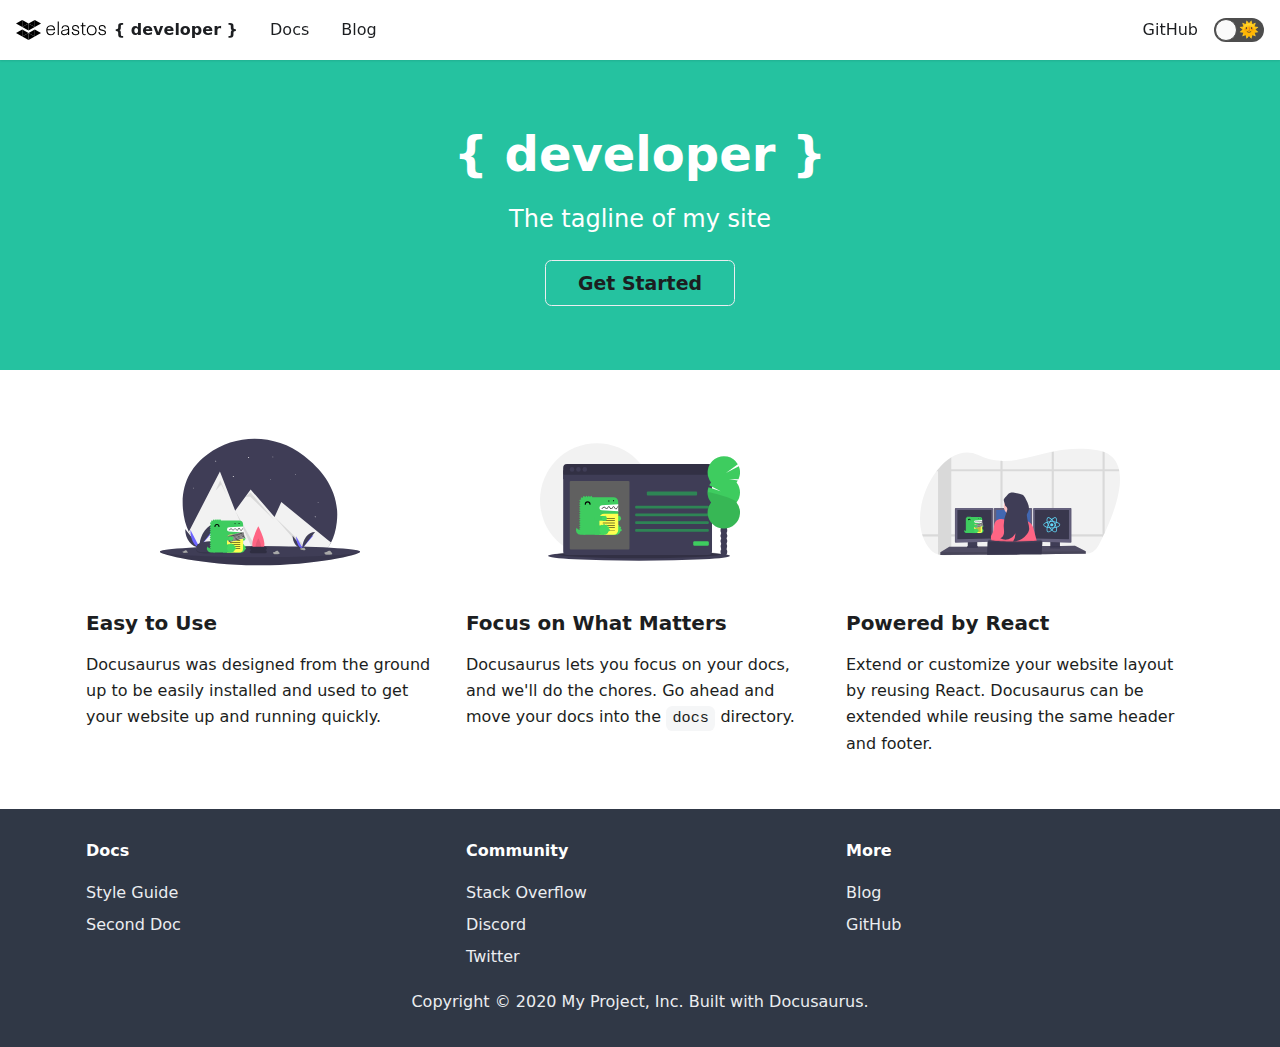
<file: index.html>
<!doctype html>
<html lang="en">
<head>
<meta charset="UTF-8">
<meta name="viewport" content="width=device-width">
<meta name="generator" content="Docusaurus v2.0.0-alpha.54">


<title data-react-helmet="true">Hello from { developer } | { developer }</title>

<meta data-react-helmet="true" property="og:title" content="Hello from { developer } | { developer }"><meta data-react-helmet="true" name="description" content="Description will go into a meta tag in &lt;head /&gt;"><meta data-react-helmet="true" property="og:description" content="Description will go into a meta tag in &lt;head /&gt;"><meta data-react-helmet="true" name="twitter:card" content="summary_large_image">

<link data-react-helmet="true" rel="shortcut icon" href="/img/favicon.ico">


<link rel="stylesheet" href="/styles.98c52942.css">


<link rel="preload" href="/styles.285a238d.js" as="script">

<link rel="preload" href="/runtime~main.9e35059f.js" as="script">

<link rel="preload" href="/main.afa377fc.js" as="script">

<link rel="preload" href="/common.6464b07e.js" as="script">

<link rel="preload" href="/2.70895ff3.js" as="script">

<link rel="preload" href="/c4f5d8e4.c4c02489.js" as="script">

</head>
<body>
<script>!function(){function t(t){document.documentElement.setAttribute("data-theme",t)}var e=window.matchMedia("(prefers-color-scheme: dark)"),n=function(){var t=null;try{t=localStorage.getItem("theme")}catch(t){}return t}();null!==n?t(n):e.matches&&t("dark")}()</script>
<div id="__docusaurus">
<nav class="navbar navbar--light navbar--fixed-top"><div class="navbar__inner"><div class="navbar__items"><div aria-label="Navigation bar toggle" class="navbar__toggle" role="button" tabindex="0"><svg xmlns="http://www.w3.org/2000/svg" width="30" height="30" viewBox="0 0 30 30" role="img" focusable="false"><title>Menu</title><path stroke="currentColor" stroke-linecap="round" stroke-miterlimit="10" stroke-width="2" d="M4 7h22M4 15h22M4 23h22"></path></svg></div><a class="navbar__brand" href="/"><img class="navbar__logo" src="/img/logo.svg" alt="Elastos"><strong class="navbar__title">{ developer }</strong></a><a class="navbar__item navbar__link" href="/docs/doc1">Docs</a><a class="navbar__item navbar__link" href="/blog">Blog</a></div><div class="navbar__items navbar__items--right"><a target="_blank" rel="noopener noreferrer" href="https://github.com/elastos" class="navbar__item navbar__link">GitHub</a><div class="react-toggle react-toggle--disabled displayOnlyInLargeViewport_1gtM"><div class="react-toggle-track"><div class="react-toggle-track-check"><span class="toggle_keGJ moon_1gwN"></span></div><div class="react-toggle-track-x"><span class="toggle_keGJ sun_3CPA"></span></div></div><div class="react-toggle-thumb"></div><input type="checkbox" disabled="" aria-label="Dark mode toggle" class="react-toggle-screenreader-only"></div></div></div><div role="presentation" class="navbar-sidebar__backdrop"></div><div class="navbar-sidebar"><div class="navbar-sidebar__brand"><a class="navbar__brand" href="/"><img class="navbar__logo" src="/img/logo.svg" alt="Elastos"><strong class="navbar__title">{ developer }</strong></a></div><div class="navbar-sidebar__items"><div class="menu"><ul class="menu__list"><li class="menu__list-item"><a class="menu__link" position="left" href="/docs/doc1">Docs</a></li><li class="menu__list-item"><a class="menu__link" position="left" href="/blog">Blog</a></li><li class="menu__list-item"><a target="_blank" rel="noopener noreferrer" href="https://github.com/elastos" class="menu__link" position="right">GitHub</a></li></ul></div></div></div></nav><div class="main-wrapper"><header class="hero hero--primary heroBanner_2Ftp"><div class="container"><h1 class="hero__title">{ developer }</h1><p class="hero__subtitle">The tagline of my site</p><div class="buttons_1Wc3"><a class="button button--outline button--secondary button--lg" href="/docs/doc1">Get Started</a></div></div></header><main><section class="features_P2SU"><div class="container"><div class="row"><div class="col col--4"><div class="text--center"><img class="featureImage_3Xqx" src="/img/undraw_docusaurus_mountain.svg" alt="[object Object]"></div><h3>Easy to Use</h3><p>Docusaurus was designed from the ground up to be easily installed and used to get your website up and running quickly.</p></div><div class="col col--4"><div class="text--center"><img class="featureImage_3Xqx" src="/img/undraw_docusaurus_tree.svg" alt="[object Object]"></div><h3>Focus on What Matters</h3><p>Docusaurus lets you focus on your docs, and we&#x27;ll do the chores. Go ahead and move your docs into the <code>docs</code> directory.</p></div><div class="col col--4"><div class="text--center"><img class="featureImage_3Xqx" src="/img/undraw_docusaurus_react.svg" alt="[object Object]"></div><h3>Powered by React</h3><p>Extend or customize your website layout by reusing React. Docusaurus can be extended while reusing the same header and footer.</p></div></div></div></section></main></div><footer class="footer footer--dark"><div class="container"><div class="row footer__links"><div class="col footer__col"><h4 class="footer__title">Docs</h4><ul class="footer__items"><li class="footer__item"><a class="footer__link-item" href="/docs/doc1">Style Guide</a></li><li class="footer__item"><a class="footer__link-item" href="/docs/doc2">Second Doc</a></li></ul></div><div class="col footer__col"><h4 class="footer__title">Community</h4><ul class="footer__items"><li class="footer__item"><a class="footer__link-item" target="_blank" rel="noopener noreferrer" href="https://stackoverflow.com/questions/tagged/docusaurus">Stack Overflow</a></li><li class="footer__item"><a class="footer__link-item" target="_blank" rel="noopener noreferrer" href="https://discordapp.com/invite/docusaurus">Discord</a></li><li class="footer__item"><a class="footer__link-item" target="_blank" rel="noopener noreferrer" href="https://twitter.com/docusaurus">Twitter</a></li></ul></div><div class="col footer__col"><h4 class="footer__title">More</h4><ul class="footer__items"><li class="footer__item"><a class="footer__link-item" href="/blog">Blog</a></li><li class="footer__item"><a class="footer__link-item" target="_blank" rel="noopener noreferrer" href="https://github.com/facebook/docusaurus">GitHub</a></li></ul></div></div><div class="text--center"><div>Copyright © 2020 My Project, Inc. Built with Docusaurus.</div></div></div></footer>
</div>

<script src="/styles.285a238d.js"></script>

<script src="/runtime~main.9e35059f.js"></script>

<script src="/main.afa377fc.js"></script>

<script src="/common.6464b07e.js"></script>

<script src="/2.70895ff3.js"></script>

<script src="/c4f5d8e4.c4c02489.js"></script>


</body>
</html>
</file>
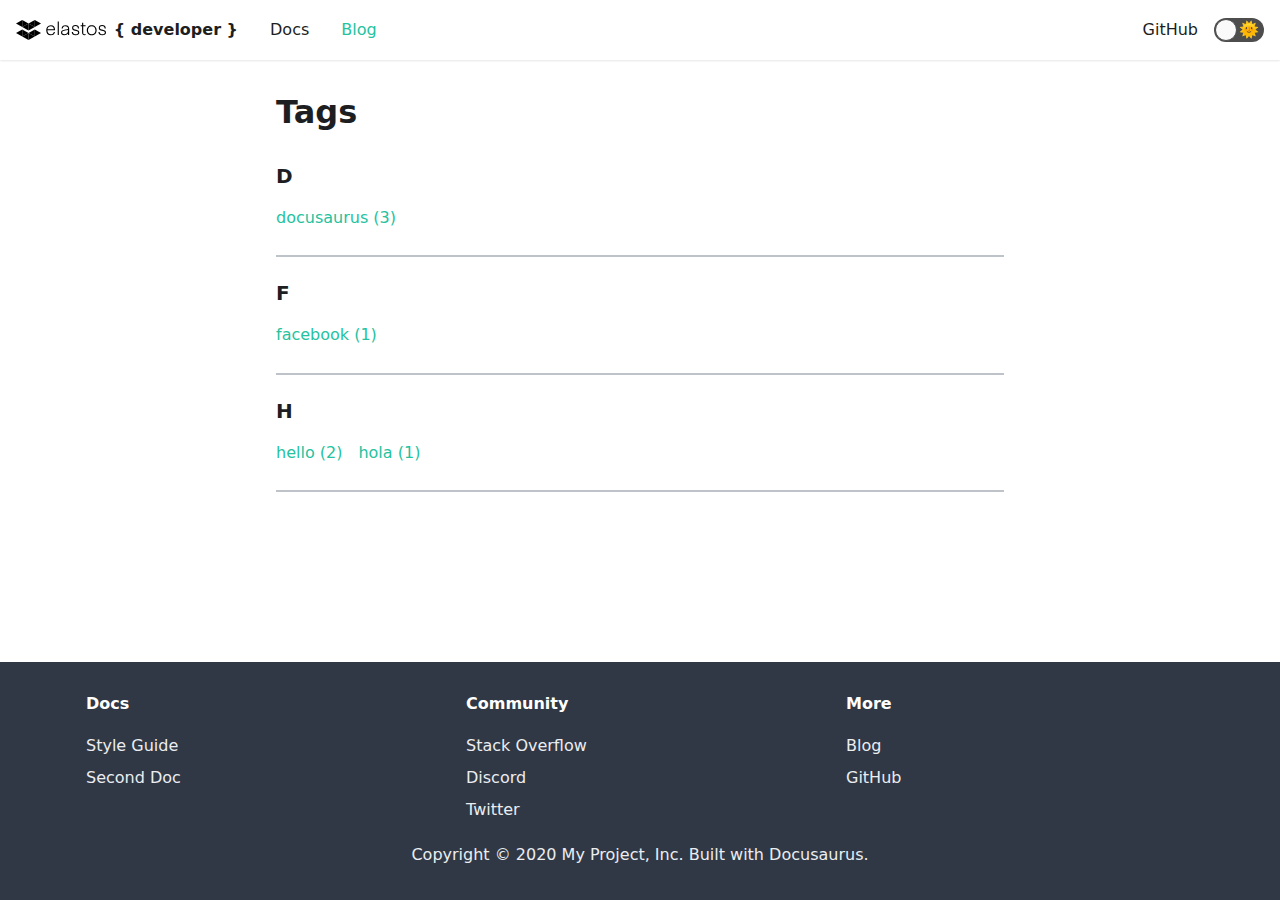
<file: blog/tags/index.html>
<!doctype html>
<html lang="en">
<head>
<meta charset="UTF-8">
<meta name="viewport" content="width=device-width">
<meta name="generator" content="Docusaurus v2.0.0-alpha.54">


<title data-react-helmet="true">Tags | { developer }</title>

<meta data-react-helmet="true" property="og:title" content="Tags | { developer }"><meta data-react-helmet="true" name="description" content="Blog Tags"><meta data-react-helmet="true" property="og:description" content="Blog Tags"><meta data-react-helmet="true" name="twitter:card" content="summary_large_image">

<link data-react-helmet="true" rel="shortcut icon" href="/img/favicon.ico">


<link rel="stylesheet" href="/styles.98c52942.css">


<link rel="preload" href="/styles.285a238d.js" as="script">

<link rel="preload" href="/runtime~main.9e35059f.js" as="script">

<link rel="preload" href="/main.afa377fc.js" as="script">

<link rel="preload" href="/common.6464b07e.js" as="script">

<link rel="preload" href="/2.70895ff3.js" as="script">

<link rel="preload" href="/01a85c17.4a9860d2.js" as="script">

<link rel="preload" href="/8be5b89e.2f27d4b7.js" as="script">

</head>
<body>
<script>!function(){function t(t){document.documentElement.setAttribute("data-theme",t)}var e=window.matchMedia("(prefers-color-scheme: dark)"),n=function(){var t=null;try{t=localStorage.getItem("theme")}catch(t){}return t}();null!==n?t(n):e.matches&&t("dark")}()</script>
<div id="__docusaurus">
<nav class="navbar navbar--light navbar--fixed-top"><div class="navbar__inner"><div class="navbar__items"><div aria-label="Navigation bar toggle" class="navbar__toggle" role="button" tabindex="0"><svg xmlns="http://www.w3.org/2000/svg" width="30" height="30" viewBox="0 0 30 30" role="img" focusable="false"><title>Menu</title><path stroke="currentColor" stroke-linecap="round" stroke-miterlimit="10" stroke-width="2" d="M4 7h22M4 15h22M4 23h22"></path></svg></div><a class="navbar__brand" href="/"><img class="navbar__logo" src="/img/logo.svg" alt="Elastos"><strong class="navbar__title">{ developer }</strong></a><a class="navbar__item navbar__link" href="/docs/doc1">Docs</a><a aria-current="page" class="navbar__item navbar__link navbar__link--active" href="/blog">Blog</a></div><div class="navbar__items navbar__items--right"><a target="_blank" rel="noopener noreferrer" href="https://github.com/elastos" class="navbar__item navbar__link">GitHub</a><div class="react-toggle react-toggle--disabled displayOnlyInLargeViewport_1gtM"><div class="react-toggle-track"><div class="react-toggle-track-check"><span class="toggle_keGJ moon_1gwN"></span></div><div class="react-toggle-track-x"><span class="toggle_keGJ sun_3CPA"></span></div></div><div class="react-toggle-thumb"></div><input type="checkbox" disabled="" aria-label="Dark mode toggle" class="react-toggle-screenreader-only"></div></div></div><div role="presentation" class="navbar-sidebar__backdrop"></div><div class="navbar-sidebar"><div class="navbar-sidebar__brand"><a class="navbar__brand" href="/"><img class="navbar__logo" src="/img/logo.svg" alt="Elastos"><strong class="navbar__title">{ developer }</strong></a></div><div class="navbar-sidebar__items"><div class="menu"><ul class="menu__list"><li class="menu__list-item"><a class="menu__link" position="left" href="/docs/doc1">Docs</a></li><li class="menu__list-item"><a aria-current="page" class="menu__link navbar__link--active" position="left" href="/blog">Blog</a></li><li class="menu__list-item"><a target="_blank" rel="noopener noreferrer" href="https://github.com/elastos" class="menu__link" position="right">GitHub</a></li></ul></div></div></div></nav><div class="main-wrapper"><div class="container margin-vert--lg"><div class="row"><div class="col col--8 col--offset-2"><h1>Tags</h1><div class="margin-vert--lg"><div><h3>D</h3><a class="padding-right--md" href="/blog/tags/docusaurus">docusaurus (3)</a><hr></div><div><h3>F</h3><a class="padding-right--md" href="/blog/tags/facebook">facebook (1)</a><hr></div><div><h3>H</h3><a class="padding-right--md" href="/blog/tags/hello">hello (2)</a><a class="padding-right--md" href="/blog/tags/hola">hola (1)</a><hr></div></div></div></div></div></div><footer class="footer footer--dark"><div class="container"><div class="row footer__links"><div class="col footer__col"><h4 class="footer__title">Docs</h4><ul class="footer__items"><li class="footer__item"><a class="footer__link-item" href="/docs/doc1">Style Guide</a></li><li class="footer__item"><a class="footer__link-item" href="/docs/doc2">Second Doc</a></li></ul></div><div class="col footer__col"><h4 class="footer__title">Community</h4><ul class="footer__items"><li class="footer__item"><a class="footer__link-item" target="_blank" rel="noopener noreferrer" href="https://stackoverflow.com/questions/tagged/docusaurus">Stack Overflow</a></li><li class="footer__item"><a class="footer__link-item" target="_blank" rel="noopener noreferrer" href="https://discordapp.com/invite/docusaurus">Discord</a></li><li class="footer__item"><a class="footer__link-item" target="_blank" rel="noopener noreferrer" href="https://twitter.com/docusaurus">Twitter</a></li></ul></div><div class="col footer__col"><h4 class="footer__title">More</h4><ul class="footer__items"><li class="footer__item"><a class="footer__link-item" href="/blog">Blog</a></li><li class="footer__item"><a class="footer__link-item" target="_blank" rel="noopener noreferrer" href="https://github.com/facebook/docusaurus">GitHub</a></li></ul></div></div><div class="text--center"><div>Copyright © 2020 My Project, Inc. Built with Docusaurus.</div></div></div></footer>
</div>

<script src="/styles.285a238d.js"></script>

<script src="/runtime~main.9e35059f.js"></script>

<script src="/main.afa377fc.js"></script>

<script src="/common.6464b07e.js"></script>

<script src="/2.70895ff3.js"></script>

<script src="/01a85c17.4a9860d2.js"></script>

<script src="/8be5b89e.2f27d4b7.js"></script>


</body>
</html>
</file>
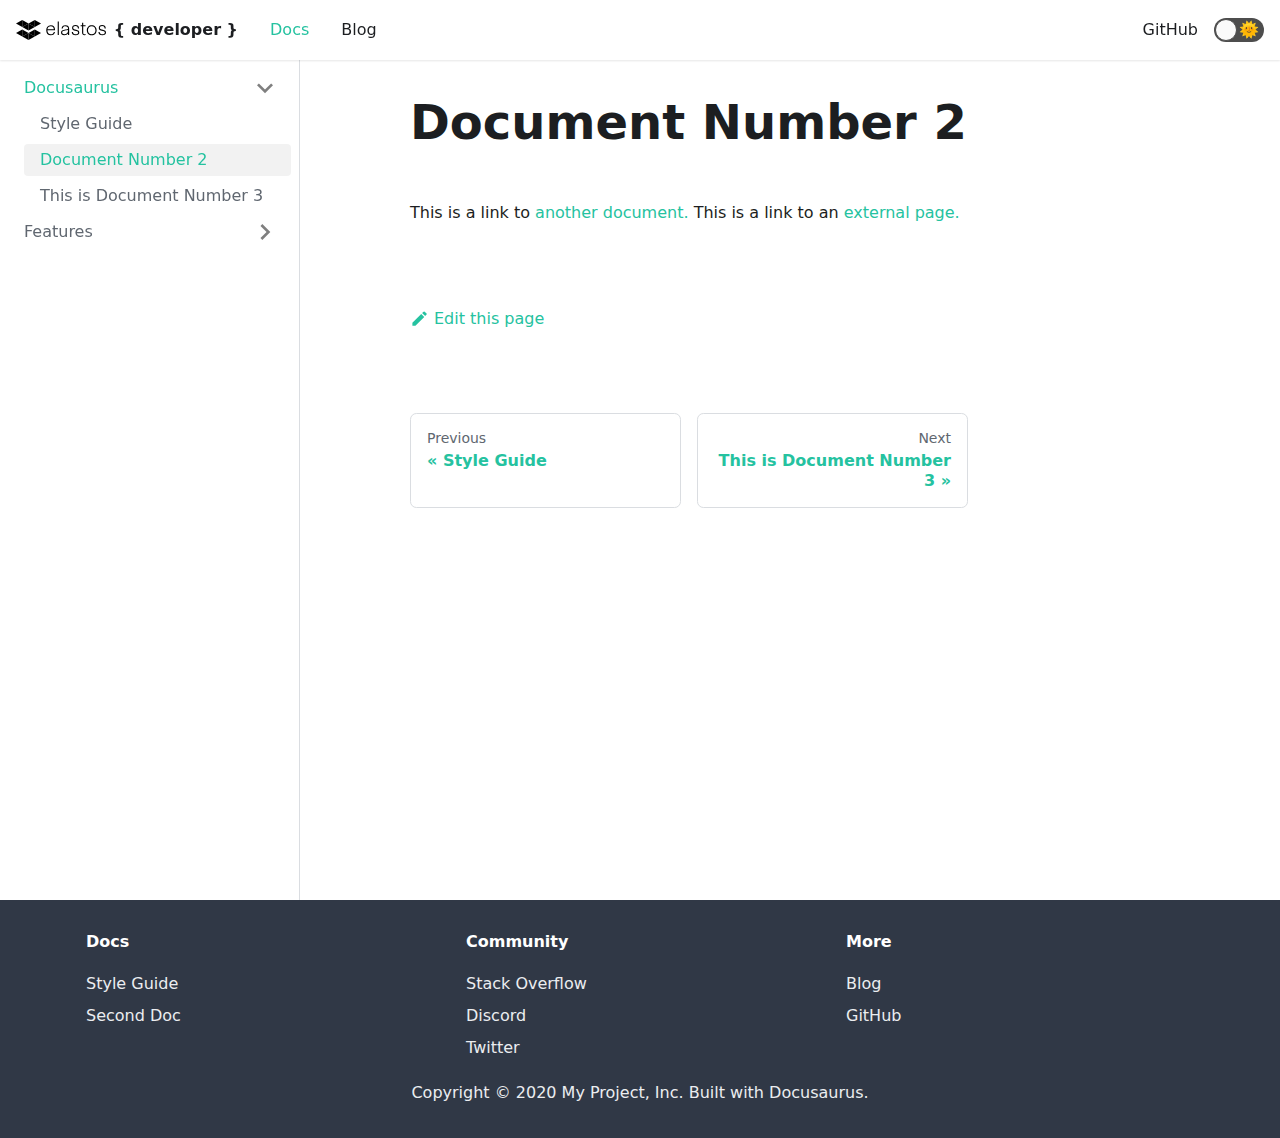
<file: docs/doc2/index.html>
<!doctype html>
<html lang="en">
<head>
<meta charset="UTF-8">
<meta name="viewport" content="width=device-width">
<meta name="generator" content="Docusaurus v2.0.0-alpha.54">


<title data-react-helmet="true">Document Number 2 | { developer }</title>

<meta data-react-helmet="true" name="twitter:card" content="summary_large_image"><meta data-react-helmet="true" property="og:title" content="Document Number 2 | { developer }"><meta data-react-helmet="true" name="description" content="This is a link to [another document.](doc3.md) This is a link to an [external page.](http://www.example.com)"><meta data-react-helmet="true" property="og:description" content="This is a link to [another document.](doc3.md) This is a link to an [external page.](http://www.example.com)"><meta data-react-helmet="true" property="og:url" content="https://developer.elastos.org/docs/doc2">

<link data-react-helmet="true" rel="shortcut icon" href="/img/favicon.ico">


<link rel="stylesheet" href="/styles.98c52942.css">


<link rel="preload" href="/styles.285a238d.js" as="script">

<link rel="preload" href="/runtime~main.9e35059f.js" as="script">

<link rel="preload" href="/main.afa377fc.js" as="script">

<link rel="preload" href="/common.6464b07e.js" as="script">

<link rel="preload" href="/2.70895ff3.js" as="script">

<link rel="preload" href="/3.3ab00b83.js" as="script">

<link rel="preload" href="/1be78505.26c0d8d8.js" as="script">

<link rel="preload" href="/20ac7829.8c0e47f3.js" as="script">

<link rel="preload" href="/17896441.130600b6.js" as="script">

<link rel="preload" href="/df361e2b.b44f1f6d.js" as="script">

</head>
<body>
<script>!function(){function t(t){document.documentElement.setAttribute("data-theme",t)}var e=window.matchMedia("(prefers-color-scheme: dark)"),n=function(){var t=null;try{t=localStorage.getItem("theme")}catch(t){}return t}();null!==n?t(n):e.matches&&t("dark")}()</script>
<div id="__docusaurus">
<nav class="navbar navbar--light navbar--fixed-top"><div class="navbar__inner"><div class="navbar__items"><div aria-label="Navigation bar toggle" class="navbar__toggle" role="button" tabindex="0"><svg xmlns="http://www.w3.org/2000/svg" width="30" height="30" viewBox="0 0 30 30" role="img" focusable="false"><title>Menu</title><path stroke="currentColor" stroke-linecap="round" stroke-miterlimit="10" stroke-width="2" d="M4 7h22M4 15h22M4 23h22"></path></svg></div><a class="navbar__brand" href="/"><img class="navbar__logo" src="/img/logo.svg" alt="Elastos"><strong class="navbar__title">{ developer }</strong></a><a aria-current="page" class="navbar__item navbar__link navbar__link--active" href="/docs/doc1">Docs</a><a class="navbar__item navbar__link" href="/blog">Blog</a></div><div class="navbar__items navbar__items--right"><a target="_blank" rel="noopener noreferrer" href="https://github.com/elastos" class="navbar__item navbar__link">GitHub</a><div class="react-toggle react-toggle--disabled displayOnlyInLargeViewport_1gtM"><div class="react-toggle-track"><div class="react-toggle-track-check"><span class="toggle_keGJ moon_1gwN"></span></div><div class="react-toggle-track-x"><span class="toggle_keGJ sun_3CPA"></span></div></div><div class="react-toggle-thumb"></div><input type="checkbox" disabled="" aria-label="Dark mode toggle" class="react-toggle-screenreader-only"></div></div></div><div role="presentation" class="navbar-sidebar__backdrop"></div><div class="navbar-sidebar"><div class="navbar-sidebar__brand"><a class="navbar__brand" href="/"><img class="navbar__logo" src="/img/logo.svg" alt="Elastos"><strong class="navbar__title">{ developer }</strong></a></div><div class="navbar-sidebar__items"><div class="menu"><ul class="menu__list"><li class="menu__list-item"><a aria-current="page" class="menu__link navbar__link--active" position="left" href="/docs/doc1">Docs</a></li><li class="menu__list-item"><a class="menu__link" position="left" href="/blog">Blog</a></li><li class="menu__list-item"><a target="_blank" rel="noopener noreferrer" href="https://github.com/elastos" class="menu__link" position="right">GitHub</a></li></ul></div></div></div></nav><div class="main-wrapper"><div class="docPage_1kjD"><div class="docSidebarContainer_1cYp"><div class="sidebar_1kLs"><div class="menu menu--responsive menu_w2sC"><button aria-label="Open Menu" aria-haspopup="true" class="button button--secondary button--sm menu__button" type="button"><svg aria-label="Menu" class="sidebarMenuIcon_2vk4" xmlns="http://www.w3.org/2000/svg" height="24" width="24" viewBox="0 0 32 32" role="img" focusable="false"><title>Menu</title><path stroke="currentColor" stroke-linecap="round" stroke-miterlimit="10" stroke-width="2" d="M4 7h22M4 15h22M4 23h22"></path></svg></button><ul class="menu__list"><li class="menu__list-item"><a class="menu__link menu__link--sublist menu__link--active" href="#!">Docusaurus</a><ul class="menu__list"><li class="menu__list-item"><a class="menu__link" tabindex="0" href="/docs/doc1">Style Guide</a></li><li class="menu__list-item"><a aria-current="page" class="menu__link menu__link--active" tabindex="0" href="/docs/doc2">Document Number 2</a></li><li class="menu__list-item"><a class="menu__link" tabindex="0" href="/docs/doc3">This is Document Number 3</a></li></ul></li><li class="menu__list-item menu__list-item--collapsed"><a class="menu__link menu__link--sublist" href="#!">Features</a><ul class="menu__list"><li class="menu__list-item"><a class="menu__link" tabindex="-1" href="/docs/mdx">Powered by MDX</a></li></ul></li></ul></div></div></div><main class="docMainContainer_FFX1"><div class="container padding-vert--lg docItemWrapper_1cc7"><div class="row"><div class="col docItemCol_2GOA"><div class="docItemContainer_2cwg"><article><header><h1 class="docTitle_1vWb">Document Number 2</h1></header><div class="markdown"><p>This is a link to <a href="/docs/doc3">another document.</a> This is a link to an <a href="http://www.example.com">external page.</a></p></div></article><div class="margin-vert--xl"><div class="row"><div class="col"><a href="https://github.com/facebook/docusaurus/edit/master/website/docs/doc2.md" target="_blank" rel="noreferrer noopener"><svg fill="currentColor" height="1.2em" width="1.2em" preserveAspectRatio="xMidYMid meet" viewBox="0 0 40 40" style="margin-right:0.3em;vertical-align:sub"><g><path d="m34.5 11.7l-3 3.1-6.3-6.3 3.1-3q0.5-0.5 1.2-0.5t1.1 0.5l3.9 3.9q0.5 0.4 0.5 1.1t-0.5 1.2z m-29.5 17.1l18.4-18.5 6.3 6.3-18.4 18.4h-6.3v-6.2z"></path></g></svg>Edit this page</a></div></div></div><div class="margin-vert--lg"><nav class="pagination-nav"><div class="pagination-nav__item"><a class="pagination-nav__link" href="/docs/doc1"><div class="pagination-nav__link--sublabel">Previous</div><div class="pagination-nav__link--label">« Style Guide</div></a></div><div class="pagination-nav__item pagination-nav__item--next"><a class="pagination-nav__link" href="/docs/doc3"><div class="pagination-nav__link--sublabel">Next</div><div class="pagination-nav__link--label">This is Document Number 3 »</div></a></div></nav></div></div></div><div class="col col--3"><div class="tableOfContents_TbNY"></div></div></div></div></main></div></div><footer class="footer footer--dark"><div class="container"><div class="row footer__links"><div class="col footer__col"><h4 class="footer__title">Docs</h4><ul class="footer__items"><li class="footer__item"><a class="footer__link-item" href="/docs/doc1">Style Guide</a></li><li class="footer__item"><a class="footer__link-item" href="/docs/doc2">Second Doc</a></li></ul></div><div class="col footer__col"><h4 class="footer__title">Community</h4><ul class="footer__items"><li class="footer__item"><a class="footer__link-item" target="_blank" rel="noopener noreferrer" href="https://stackoverflow.com/questions/tagged/docusaurus">Stack Overflow</a></li><li class="footer__item"><a class="footer__link-item" target="_blank" rel="noopener noreferrer" href="https://discordapp.com/invite/docusaurus">Discord</a></li><li class="footer__item"><a class="footer__link-item" target="_blank" rel="noopener noreferrer" href="https://twitter.com/docusaurus">Twitter</a></li></ul></div><div class="col footer__col"><h4 class="footer__title">More</h4><ul class="footer__items"><li class="footer__item"><a class="footer__link-item" href="/blog">Blog</a></li><li class="footer__item"><a class="footer__link-item" target="_blank" rel="noopener noreferrer" href="https://github.com/facebook/docusaurus">GitHub</a></li></ul></div></div><div class="text--center"><div>Copyright © 2020 My Project, Inc. Built with Docusaurus.</div></div></div></footer>
</div>

<script src="/styles.285a238d.js"></script>

<script src="/runtime~main.9e35059f.js"></script>

<script src="/main.afa377fc.js"></script>

<script src="/common.6464b07e.js"></script>

<script src="/2.70895ff3.js"></script>

<script src="/3.3ab00b83.js"></script>

<script src="/1be78505.26c0d8d8.js"></script>

<script src="/20ac7829.8c0e47f3.js"></script>

<script src="/17896441.130600b6.js"></script>

<script src="/df361e2b.b44f1f6d.js"></script>


</body>
</html>
</file>
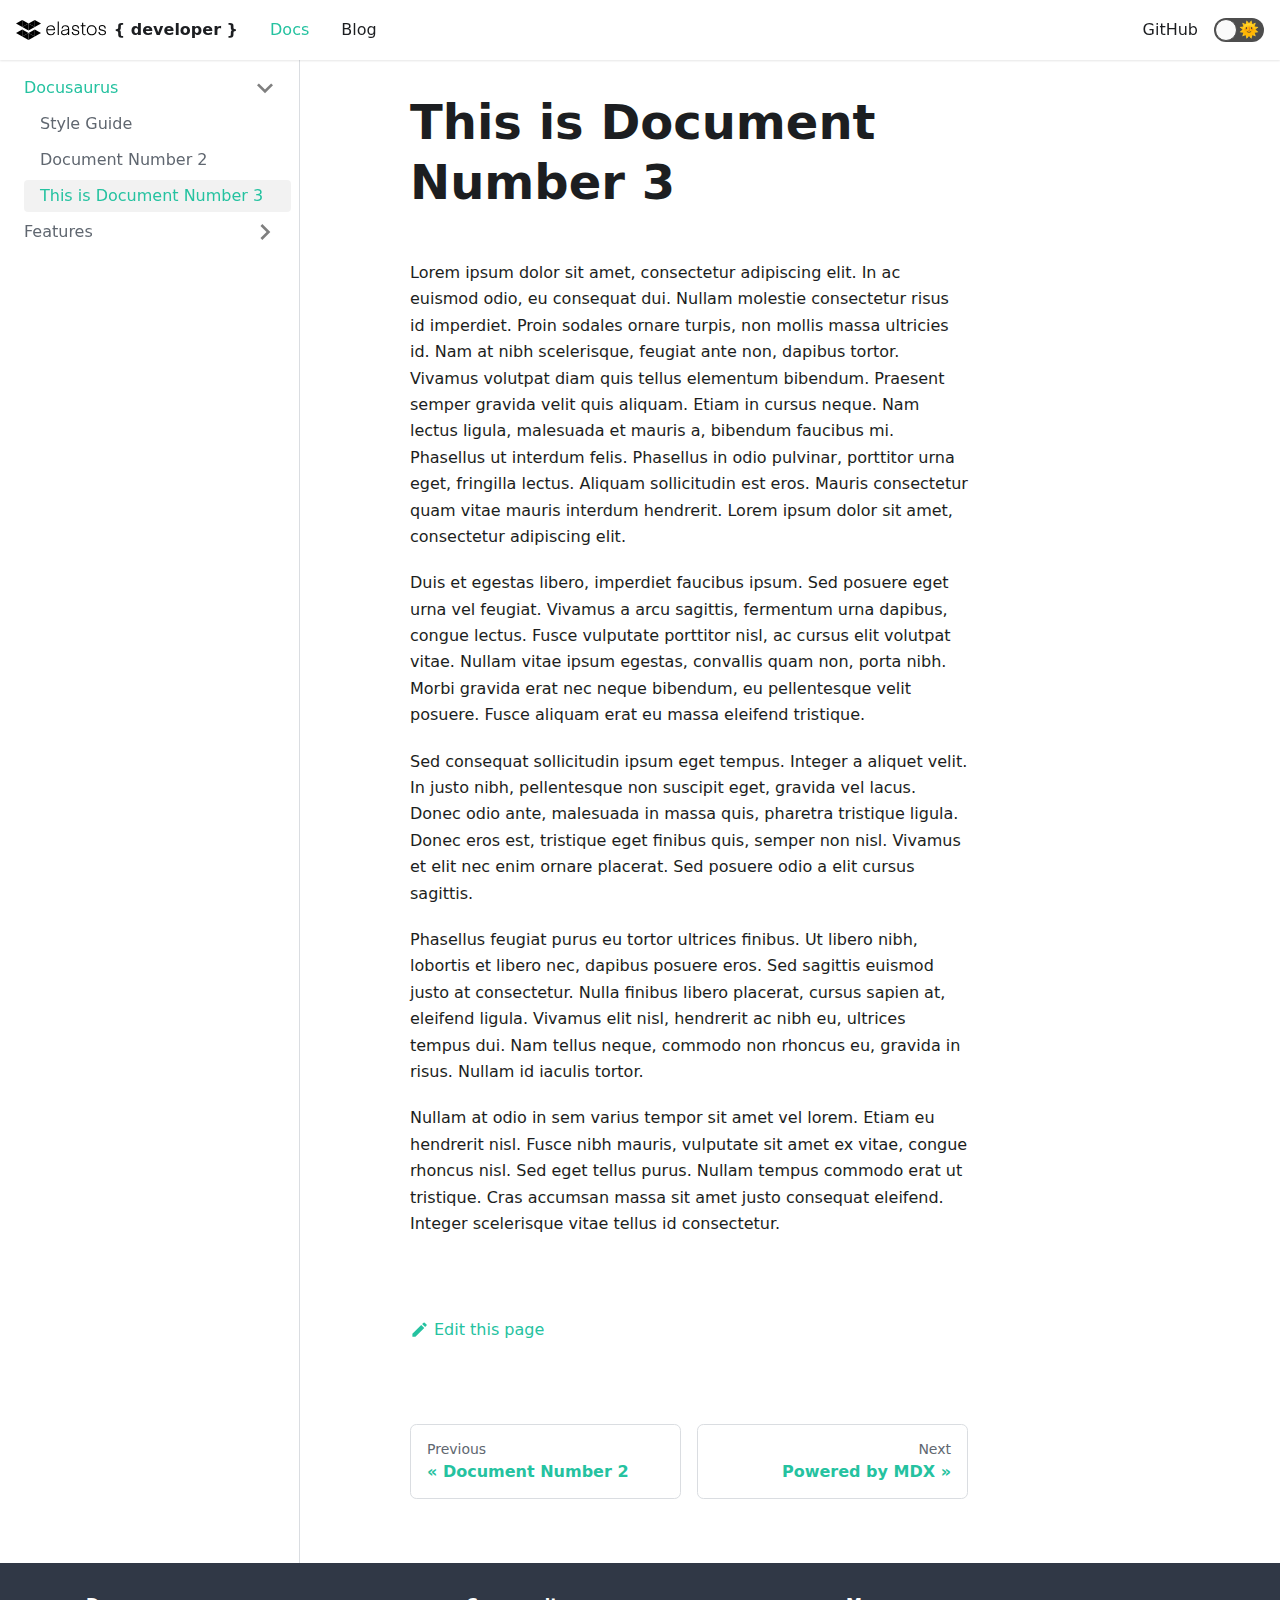
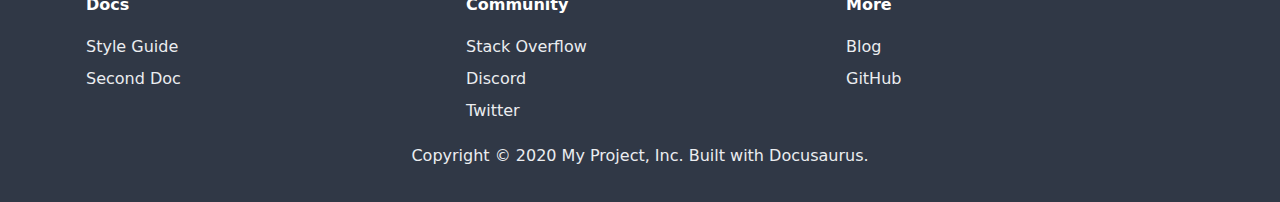
<file: docs/doc3/index.html>
<!doctype html>
<html lang="en">
<head>
<meta charset="UTF-8">
<meta name="viewport" content="width=device-width">
<meta name="generator" content="Docusaurus v2.0.0-alpha.54">


<title data-react-helmet="true">This is Document Number 3 | { developer }</title>

<meta data-react-helmet="true" name="twitter:card" content="summary_large_image"><meta data-react-helmet="true" property="og:title" content="This is Document Number 3 | { developer }"><meta data-react-helmet="true" name="description" content="Lorem ipsum dolor sit amet, consectetur adipiscing elit. In ac euismod odio, eu consequat dui. Nullam molestie consectetur risus id imperdiet. Proin sodales ornare turpis, non mollis massa ultricies id. Nam at nibh scelerisque, feugiat ante non, dapibus tortor. Vivamus volutpat diam quis tellus elementum bibendum. Praesent semper gravida velit quis aliquam. Etiam in cursus neque. Nam lectus ligula, malesuada et mauris a, bibendum faucibus mi. Phasellus ut interdum felis. Phasellus in odio pulvinar, porttitor urna eget, fringilla lectus. Aliquam sollicitudin est eros. Mauris consectetur quam vitae mauris interdum hendrerit. Lorem ipsum dolor sit amet, consectetur adipiscing elit."><meta data-react-helmet="true" property="og:description" content="Lorem ipsum dolor sit amet, consectetur adipiscing elit. In ac euismod odio, eu consequat dui. Nullam molestie consectetur risus id imperdiet. Proin sodales ornare turpis, non mollis massa ultricies id. Nam at nibh scelerisque, feugiat ante non, dapibus tortor. Vivamus volutpat diam quis tellus elementum bibendum. Praesent semper gravida velit quis aliquam. Etiam in cursus neque. Nam lectus ligula, malesuada et mauris a, bibendum faucibus mi. Phasellus ut interdum felis. Phasellus in odio pulvinar, porttitor urna eget, fringilla lectus. Aliquam sollicitudin est eros. Mauris consectetur quam vitae mauris interdum hendrerit. Lorem ipsum dolor sit amet, consectetur adipiscing elit."><meta data-react-helmet="true" property="og:url" content="https://developer.elastos.org/docs/doc3">

<link data-react-helmet="true" rel="shortcut icon" href="/img/favicon.ico">


<link rel="stylesheet" href="/styles.98c52942.css">


<link rel="preload" href="/styles.285a238d.js" as="script">

<link rel="preload" href="/runtime~main.9e35059f.js" as="script">

<link rel="preload" href="/main.afa377fc.js" as="script">

<link rel="preload" href="/common.6464b07e.js" as="script">

<link rel="preload" href="/2.70895ff3.js" as="script">

<link rel="preload" href="/3.3ab00b83.js" as="script">

<link rel="preload" href="/1be78505.26c0d8d8.js" as="script">

<link rel="preload" href="/20ac7829.8c0e47f3.js" as="script">

<link rel="preload" href="/17896441.130600b6.js" as="script">

<link rel="preload" href="/616665f6.ae14c294.js" as="script">

</head>
<body>
<script>!function(){function t(t){document.documentElement.setAttribute("data-theme",t)}var e=window.matchMedia("(prefers-color-scheme: dark)"),n=function(){var t=null;try{t=localStorage.getItem("theme")}catch(t){}return t}();null!==n?t(n):e.matches&&t("dark")}()</script>
<div id="__docusaurus">
<nav class="navbar navbar--light navbar--fixed-top"><div class="navbar__inner"><div class="navbar__items"><div aria-label="Navigation bar toggle" class="navbar__toggle" role="button" tabindex="0"><svg xmlns="http://www.w3.org/2000/svg" width="30" height="30" viewBox="0 0 30 30" role="img" focusable="false"><title>Menu</title><path stroke="currentColor" stroke-linecap="round" stroke-miterlimit="10" stroke-width="2" d="M4 7h22M4 15h22M4 23h22"></path></svg></div><a class="navbar__brand" href="/"><img class="navbar__logo" src="/img/logo.svg" alt="Elastos"><strong class="navbar__title">{ developer }</strong></a><a aria-current="page" class="navbar__item navbar__link navbar__link--active" href="/docs/doc1">Docs</a><a class="navbar__item navbar__link" href="/blog">Blog</a></div><div class="navbar__items navbar__items--right"><a target="_blank" rel="noopener noreferrer" href="https://github.com/elastos" class="navbar__item navbar__link">GitHub</a><div class="react-toggle react-toggle--disabled displayOnlyInLargeViewport_1gtM"><div class="react-toggle-track"><div class="react-toggle-track-check"><span class="toggle_keGJ moon_1gwN"></span></div><div class="react-toggle-track-x"><span class="toggle_keGJ sun_3CPA"></span></div></div><div class="react-toggle-thumb"></div><input type="checkbox" disabled="" aria-label="Dark mode toggle" class="react-toggle-screenreader-only"></div></div></div><div role="presentation" class="navbar-sidebar__backdrop"></div><div class="navbar-sidebar"><div class="navbar-sidebar__brand"><a class="navbar__brand" href="/"><img class="navbar__logo" src="/img/logo.svg" alt="Elastos"><strong class="navbar__title">{ developer }</strong></a></div><div class="navbar-sidebar__items"><div class="menu"><ul class="menu__list"><li class="menu__list-item"><a aria-current="page" class="menu__link navbar__link--active" position="left" href="/docs/doc1">Docs</a></li><li class="menu__list-item"><a class="menu__link" position="left" href="/blog">Blog</a></li><li class="menu__list-item"><a target="_blank" rel="noopener noreferrer" href="https://github.com/elastos" class="menu__link" position="right">GitHub</a></li></ul></div></div></div></nav><div class="main-wrapper"><div class="docPage_1kjD"><div class="docSidebarContainer_1cYp"><div class="sidebar_1kLs"><div class="menu menu--responsive menu_w2sC"><button aria-label="Open Menu" aria-haspopup="true" class="button button--secondary button--sm menu__button" type="button"><svg aria-label="Menu" class="sidebarMenuIcon_2vk4" xmlns="http://www.w3.org/2000/svg" height="24" width="24" viewBox="0 0 32 32" role="img" focusable="false"><title>Menu</title><path stroke="currentColor" stroke-linecap="round" stroke-miterlimit="10" stroke-width="2" d="M4 7h22M4 15h22M4 23h22"></path></svg></button><ul class="menu__list"><li class="menu__list-item"><a class="menu__link menu__link--sublist menu__link--active" href="#!">Docusaurus</a><ul class="menu__list"><li class="menu__list-item"><a class="menu__link" tabindex="0" href="/docs/doc1">Style Guide</a></li><li class="menu__list-item"><a class="menu__link" tabindex="0" href="/docs/doc2">Document Number 2</a></li><li class="menu__list-item"><a aria-current="page" class="menu__link menu__link--active" tabindex="0" href="/docs/doc3">This is Document Number 3</a></li></ul></li><li class="menu__list-item menu__list-item--collapsed"><a class="menu__link menu__link--sublist" href="#!">Features</a><ul class="menu__list"><li class="menu__list-item"><a class="menu__link" tabindex="-1" href="/docs/mdx">Powered by MDX</a></li></ul></li></ul></div></div></div><main class="docMainContainer_FFX1"><div class="container padding-vert--lg docItemWrapper_1cc7"><div class="row"><div class="col docItemCol_2GOA"><div class="docItemContainer_2cwg"><article><header><h1 class="docTitle_1vWb">This is Document Number 3</h1></header><div class="markdown"><p>Lorem ipsum dolor sit amet, consectetur adipiscing elit. In ac euismod odio, eu consequat dui. Nullam molestie consectetur risus id imperdiet. Proin sodales ornare turpis, non mollis massa ultricies id. Nam at nibh scelerisque, feugiat ante non, dapibus tortor. Vivamus volutpat diam quis tellus elementum bibendum. Praesent semper gravida velit quis aliquam. Etiam in cursus neque. Nam lectus ligula, malesuada et mauris a, bibendum faucibus mi. Phasellus ut interdum felis. Phasellus in odio pulvinar, porttitor urna eget, fringilla lectus. Aliquam sollicitudin est eros. Mauris consectetur quam vitae mauris interdum hendrerit. Lorem ipsum dolor sit amet, consectetur adipiscing elit.</p><p>Duis et egestas libero, imperdiet faucibus ipsum. Sed posuere eget urna vel feugiat. Vivamus a arcu sagittis, fermentum urna dapibus, congue lectus. Fusce vulputate porttitor nisl, ac cursus elit volutpat vitae. Nullam vitae ipsum egestas, convallis quam non, porta nibh. Morbi gravida erat nec neque bibendum, eu pellentesque velit posuere. Fusce aliquam erat eu massa eleifend tristique.</p><p>Sed consequat sollicitudin ipsum eget tempus. Integer a aliquet velit. In justo nibh, pellentesque non suscipit eget, gravida vel lacus. Donec odio ante, malesuada in massa quis, pharetra tristique ligula. Donec eros est, tristique eget finibus quis, semper non nisl. Vivamus et elit nec enim ornare placerat. Sed posuere odio a elit cursus sagittis.</p><p>Phasellus feugiat purus eu tortor ultrices finibus. Ut libero nibh, lobortis et libero nec, dapibus posuere eros. Sed sagittis euismod justo at consectetur. Nulla finibus libero placerat, cursus sapien at, eleifend ligula. Vivamus elit nisl, hendrerit ac nibh eu, ultrices tempus dui. Nam tellus neque, commodo non rhoncus eu, gravida in risus. Nullam id iaculis tortor.</p><p>Nullam at odio in sem varius tempor sit amet vel lorem. Etiam eu hendrerit nisl. Fusce nibh mauris, vulputate sit amet ex vitae, congue rhoncus nisl. Sed eget tellus purus. Nullam tempus commodo erat ut tristique. Cras accumsan massa sit amet justo consequat eleifend. Integer scelerisque vitae tellus id consectetur.</p></div></article><div class="margin-vert--xl"><div class="row"><div class="col"><a href="https://github.com/facebook/docusaurus/edit/master/website/docs/doc3.md" target="_blank" rel="noreferrer noopener"><svg fill="currentColor" height="1.2em" width="1.2em" preserveAspectRatio="xMidYMid meet" viewBox="0 0 40 40" style="margin-right:0.3em;vertical-align:sub"><g><path d="m34.5 11.7l-3 3.1-6.3-6.3 3.1-3q0.5-0.5 1.2-0.5t1.1 0.5l3.9 3.9q0.5 0.4 0.5 1.1t-0.5 1.2z m-29.5 17.1l18.4-18.5 6.3 6.3-18.4 18.4h-6.3v-6.2z"></path></g></svg>Edit this page</a></div></div></div><div class="margin-vert--lg"><nav class="pagination-nav"><div class="pagination-nav__item"><a class="pagination-nav__link" href="/docs/doc2"><div class="pagination-nav__link--sublabel">Previous</div><div class="pagination-nav__link--label">« Document Number 2</div></a></div><div class="pagination-nav__item pagination-nav__item--next"><a class="pagination-nav__link" href="/docs/mdx"><div class="pagination-nav__link--sublabel">Next</div><div class="pagination-nav__link--label">Powered by MDX »</div></a></div></nav></div></div></div><div class="col col--3"><div class="tableOfContents_TbNY"></div></div></div></div></main></div></div><footer class="footer footer--dark"><div class="container"><div class="row footer__links"><div class="col footer__col"><h4 class="footer__title">Docs</h4><ul class="footer__items"><li class="footer__item"><a class="footer__link-item" href="/docs/doc1">Style Guide</a></li><li class="footer__item"><a class="footer__link-item" href="/docs/doc2">Second Doc</a></li></ul></div><div class="col footer__col"><h4 class="footer__title">Community</h4><ul class="footer__items"><li class="footer__item"><a class="footer__link-item" target="_blank" rel="noopener noreferrer" href="https://stackoverflow.com/questions/tagged/docusaurus">Stack Overflow</a></li><li class="footer__item"><a class="footer__link-item" target="_blank" rel="noopener noreferrer" href="https://discordapp.com/invite/docusaurus">Discord</a></li><li class="footer__item"><a class="footer__link-item" target="_blank" rel="noopener noreferrer" href="https://twitter.com/docusaurus">Twitter</a></li></ul></div><div class="col footer__col"><h4 class="footer__title">More</h4><ul class="footer__items"><li class="footer__item"><a class="footer__link-item" href="/blog">Blog</a></li><li class="footer__item"><a class="footer__link-item" target="_blank" rel="noopener noreferrer" href="https://github.com/facebook/docusaurus">GitHub</a></li></ul></div></div><div class="text--center"><div>Copyright © 2020 My Project, Inc. Built with Docusaurus.</div></div></div></footer>
</div>

<script src="/styles.285a238d.js"></script>

<script src="/runtime~main.9e35059f.js"></script>

<script src="/main.afa377fc.js"></script>

<script src="/common.6464b07e.js"></script>

<script src="/2.70895ff3.js"></script>

<script src="/3.3ab00b83.js"></script>

<script src="/1be78505.26c0d8d8.js"></script>

<script src="/20ac7829.8c0e47f3.js"></script>

<script src="/17896441.130600b6.js"></script>

<script src="/616665f6.ae14c294.js"></script>


</body>
</html>
</file>
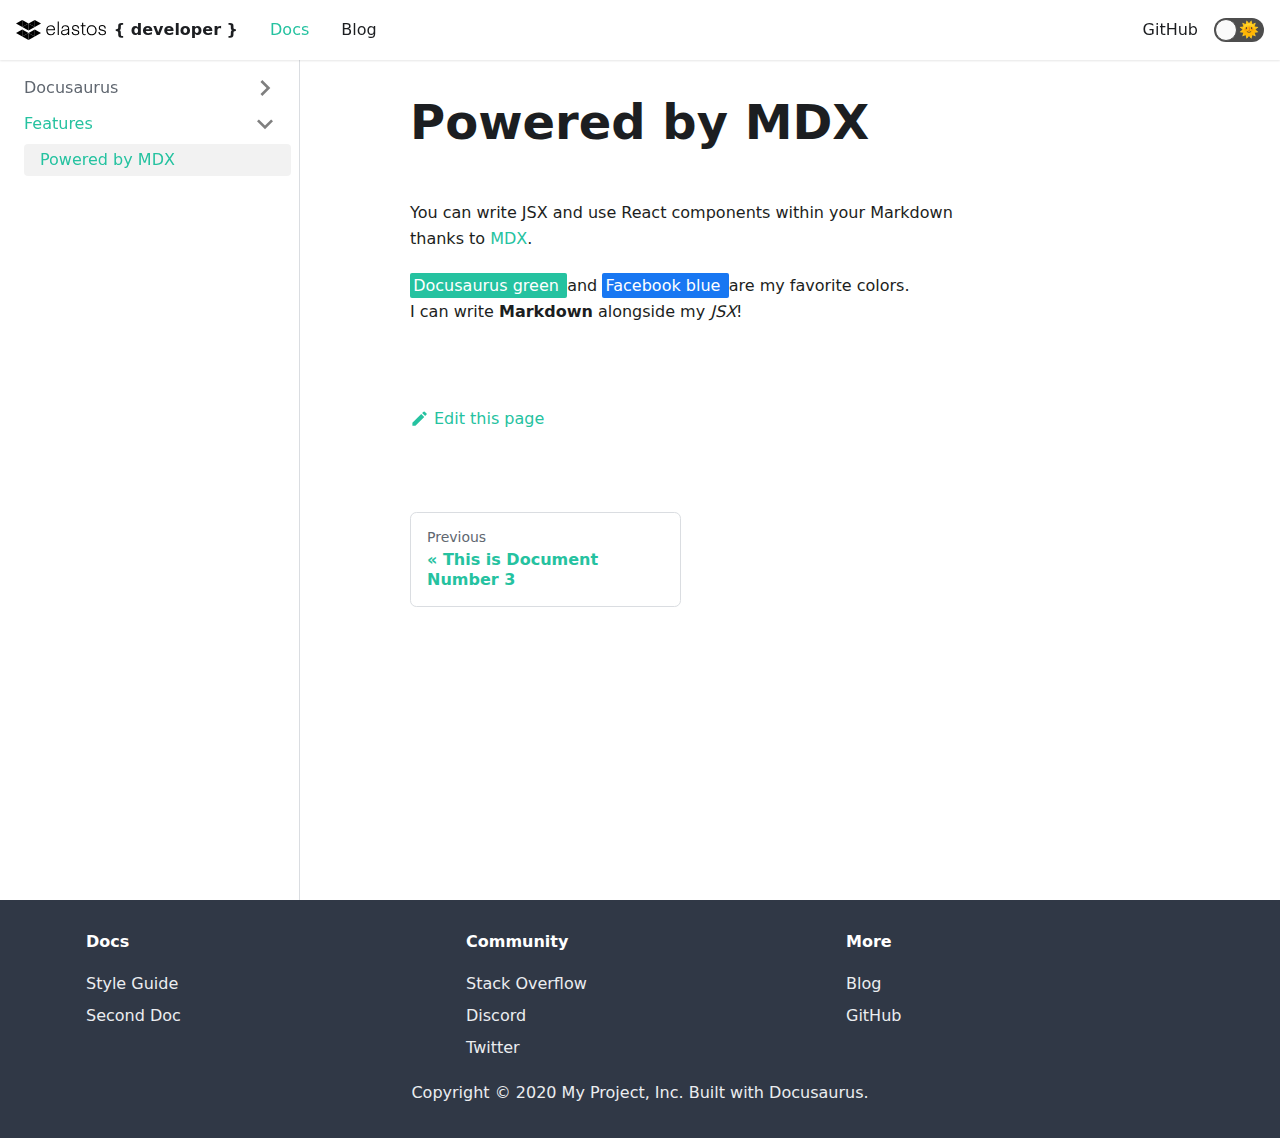
<file: docs/mdx/index.html>
<!doctype html>
<html lang="en">
<head>
<meta charset="UTF-8">
<meta name="viewport" content="width=device-width">
<meta name="generator" content="Docusaurus v2.0.0-alpha.54">


<title data-react-helmet="true">Powered by MDX | { developer }</title>

<meta data-react-helmet="true" name="twitter:card" content="summary_large_image"><meta data-react-helmet="true" property="og:title" content="Powered by MDX | { developer }"><meta data-react-helmet="true" name="description" content="You can write JSX and use React components within your Markdown thanks to [MDX](https://mdxjs.com/)."><meta data-react-helmet="true" property="og:description" content="You can write JSX and use React components within your Markdown thanks to [MDX](https://mdxjs.com/)."><meta data-react-helmet="true" property="og:url" content="https://developer.elastos.org/docs/mdx">

<link data-react-helmet="true" rel="shortcut icon" href="/img/favicon.ico">


<link rel="stylesheet" href="/styles.98c52942.css">


<link rel="preload" href="/styles.285a238d.js" as="script">

<link rel="preload" href="/runtime~main.9e35059f.js" as="script">

<link rel="preload" href="/main.afa377fc.js" as="script">

<link rel="preload" href="/common.6464b07e.js" as="script">

<link rel="preload" href="/2.70895ff3.js" as="script">

<link rel="preload" href="/3.3ab00b83.js" as="script">

<link rel="preload" href="/1be78505.26c0d8d8.js" as="script">

<link rel="preload" href="/20ac7829.8c0e47f3.js" as="script">

<link rel="preload" href="/17896441.130600b6.js" as="script">

<link rel="preload" href="/ce3e42ad.668675f6.js" as="script">

</head>
<body>
<script>!function(){function t(t){document.documentElement.setAttribute("data-theme",t)}var e=window.matchMedia("(prefers-color-scheme: dark)"),n=function(){var t=null;try{t=localStorage.getItem("theme")}catch(t){}return t}();null!==n?t(n):e.matches&&t("dark")}()</script>
<div id="__docusaurus">
<nav class="navbar navbar--light navbar--fixed-top"><div class="navbar__inner"><div class="navbar__items"><div aria-label="Navigation bar toggle" class="navbar__toggle" role="button" tabindex="0"><svg xmlns="http://www.w3.org/2000/svg" width="30" height="30" viewBox="0 0 30 30" role="img" focusable="false"><title>Menu</title><path stroke="currentColor" stroke-linecap="round" stroke-miterlimit="10" stroke-width="2" d="M4 7h22M4 15h22M4 23h22"></path></svg></div><a class="navbar__brand" href="/"><img class="navbar__logo" src="/img/logo.svg" alt="Elastos"><strong class="navbar__title">{ developer }</strong></a><a aria-current="page" class="navbar__item navbar__link navbar__link--active" href="/docs/doc1">Docs</a><a class="navbar__item navbar__link" href="/blog">Blog</a></div><div class="navbar__items navbar__items--right"><a target="_blank" rel="noopener noreferrer" href="https://github.com/elastos" class="navbar__item navbar__link">GitHub</a><div class="react-toggle react-toggle--disabled displayOnlyInLargeViewport_1gtM"><div class="react-toggle-track"><div class="react-toggle-track-check"><span class="toggle_keGJ moon_1gwN"></span></div><div class="react-toggle-track-x"><span class="toggle_keGJ sun_3CPA"></span></div></div><div class="react-toggle-thumb"></div><input type="checkbox" disabled="" aria-label="Dark mode toggle" class="react-toggle-screenreader-only"></div></div></div><div role="presentation" class="navbar-sidebar__backdrop"></div><div class="navbar-sidebar"><div class="navbar-sidebar__brand"><a class="navbar__brand" href="/"><img class="navbar__logo" src="/img/logo.svg" alt="Elastos"><strong class="navbar__title">{ developer }</strong></a></div><div class="navbar-sidebar__items"><div class="menu"><ul class="menu__list"><li class="menu__list-item"><a aria-current="page" class="menu__link navbar__link--active" position="left" href="/docs/doc1">Docs</a></li><li class="menu__list-item"><a class="menu__link" position="left" href="/blog">Blog</a></li><li class="menu__list-item"><a target="_blank" rel="noopener noreferrer" href="https://github.com/elastos" class="menu__link" position="right">GitHub</a></li></ul></div></div></div></nav><div class="main-wrapper"><div class="docPage_1kjD"><div class="docSidebarContainer_1cYp"><div class="sidebar_1kLs"><div class="menu menu--responsive menu_w2sC"><button aria-label="Open Menu" aria-haspopup="true" class="button button--secondary button--sm menu__button" type="button"><svg aria-label="Menu" class="sidebarMenuIcon_2vk4" xmlns="http://www.w3.org/2000/svg" height="24" width="24" viewBox="0 0 32 32" role="img" focusable="false"><title>Menu</title><path stroke="currentColor" stroke-linecap="round" stroke-miterlimit="10" stroke-width="2" d="M4 7h22M4 15h22M4 23h22"></path></svg></button><ul class="menu__list"><li class="menu__list-item menu__list-item--collapsed"><a class="menu__link menu__link--sublist" href="#!">Docusaurus</a><ul class="menu__list"><li class="menu__list-item"><a class="menu__link" tabindex="-1" href="/docs/doc1">Style Guide</a></li><li class="menu__list-item"><a class="menu__link" tabindex="-1" href="/docs/doc2">Document Number 2</a></li><li class="menu__list-item"><a class="menu__link" tabindex="-1" href="/docs/doc3">This is Document Number 3</a></li></ul></li><li class="menu__list-item"><a class="menu__link menu__link--sublist menu__link--active" href="#!">Features</a><ul class="menu__list"><li class="menu__list-item"><a aria-current="page" class="menu__link menu__link--active" tabindex="0" href="/docs/mdx">Powered by MDX</a></li></ul></li></ul></div></div></div><main class="docMainContainer_FFX1"><div class="container padding-vert--lg docItemWrapper_1cc7"><div class="row"><div class="col docItemCol_2GOA"><div class="docItemContainer_2cwg"><article><header><h1 class="docTitle_1vWb">Powered by MDX</h1></header><div class="markdown"><p>You can write JSX and use React components within your Markdown thanks to <a href="https://mdxjs.com/">MDX</a>.</p><span style="background-color:#25c2a0;border-radius:2px;color:#fff;padding:0.2rem"> Docusaurus green </span> and <span style="background-color:#1877F2;border-radius:2px;color:#fff;padding:0.2rem"> Facebook blue </span> are my favorite colors.<p>I can write <strong>Markdown</strong> alongside my <em>JSX</em>!</p></div></article><div class="margin-vert--xl"><div class="row"><div class="col"><a href="https://github.com/facebook/docusaurus/edit/master/website/docs/mdx.md" target="_blank" rel="noreferrer noopener"><svg fill="currentColor" height="1.2em" width="1.2em" preserveAspectRatio="xMidYMid meet" viewBox="0 0 40 40" style="margin-right:0.3em;vertical-align:sub"><g><path d="m34.5 11.7l-3 3.1-6.3-6.3 3.1-3q0.5-0.5 1.2-0.5t1.1 0.5l3.9 3.9q0.5 0.4 0.5 1.1t-0.5 1.2z m-29.5 17.1l18.4-18.5 6.3 6.3-18.4 18.4h-6.3v-6.2z"></path></g></svg>Edit this page</a></div></div></div><div class="margin-vert--lg"><nav class="pagination-nav"><div class="pagination-nav__item"><a class="pagination-nav__link" href="/docs/doc3"><div class="pagination-nav__link--sublabel">Previous</div><div class="pagination-nav__link--label">« This is Document Number 3</div></a></div><div class="pagination-nav__item pagination-nav__item--next"></div></nav></div></div></div><div class="col col--3"><div class="tableOfContents_TbNY"></div></div></div></div></main></div></div><footer class="footer footer--dark"><div class="container"><div class="row footer__links"><div class="col footer__col"><h4 class="footer__title">Docs</h4><ul class="footer__items"><li class="footer__item"><a class="footer__link-item" href="/docs/doc1">Style Guide</a></li><li class="footer__item"><a class="footer__link-item" href="/docs/doc2">Second Doc</a></li></ul></div><div class="col footer__col"><h4 class="footer__title">Community</h4><ul class="footer__items"><li class="footer__item"><a class="footer__link-item" target="_blank" rel="noopener noreferrer" href="https://stackoverflow.com/questions/tagged/docusaurus">Stack Overflow</a></li><li class="footer__item"><a class="footer__link-item" target="_blank" rel="noopener noreferrer" href="https://discordapp.com/invite/docusaurus">Discord</a></li><li class="footer__item"><a class="footer__link-item" target="_blank" rel="noopener noreferrer" href="https://twitter.com/docusaurus">Twitter</a></li></ul></div><div class="col footer__col"><h4 class="footer__title">More</h4><ul class="footer__items"><li class="footer__item"><a class="footer__link-item" href="/blog">Blog</a></li><li class="footer__item"><a class="footer__link-item" target="_blank" rel="noopener noreferrer" href="https://github.com/facebook/docusaurus">GitHub</a></li></ul></div></div><div class="text--center"><div>Copyright © 2020 My Project, Inc. Built with Docusaurus.</div></div></div></footer>
</div>

<script src="/styles.285a238d.js"></script>

<script src="/runtime~main.9e35059f.js"></script>

<script src="/main.afa377fc.js"></script>

<script src="/common.6464b07e.js"></script>

<script src="/2.70895ff3.js"></script>

<script src="/3.3ab00b83.js"></script>

<script src="/1be78505.26c0d8d8.js"></script>

<script src="/20ac7829.8c0e47f3.js"></script>

<script src="/17896441.130600b6.js"></script>

<script src="/ce3e42ad.668675f6.js"></script>


</body>
</html>
</file>
<file: styles.98c52942.css>
:root{--ra-admonition-background-color:var(--ifm-alert-background-color);--ra-admonition-border-width:var(--ifm-alert-border-width);--ra-admonition-border-color:var(--ifm-alert-border-color);--ra-admonition-border-radius:var(--ifm-alert-border-radius);--ra-admonition-color:var(--ifm-alert-color);--ra-admonition-padding-vertical:var(--ifm-alert-padding-vertical);--ra-admonition-padding-horizontal:var(--ifm-alert-padding-horizontal);--ra-color-note:var(--ifm-color-secondary);--ra-color-important:var(--ifm-color-info);--ra-color-tip:var(--ifm-color-success);--ra-color-caution:var(--ifm-color-warning);--ra-color-warning:var(--ifm-color-danger);--ra-color-text-dark:var(--ifm-color-gray-900)}.admonition{margin-bottom:1em}.admonition:not(.alert){background-color:var(--ifm-alert-background-color);background-color:var(--ra-admonition-background-color);border:var(--ra-admonition-border-width) solid var(--ra-admonition-border-color);border-radius:var(--ifm-alert-border-radius);border-radius:var(--ra-admonition-border-radius);box-sizing:border-box;color:var(--ifm-alert-color);color:var(--ra-admonition-color);padding:var(--ra-admonition-padding-vertical) var(--ra-admonition-padding-horizontal);--ra-admonition-background-color:var(--ifm-color-primary)}.admonition h5{margin-top:0;margin-bottom:8px;text-transform:uppercase}.admonition-icon{display:inline-block;vertical-align:middle;margin-right:.2em}.admonition-icon svg{display:inline-block;width:22px;height:22px;stroke-width:0;fill:var(--ra-admonition-icon-color);stroke:var(--ra-admonition-icon-color)}.admonition-content>:last-child{margin-bottom:0}.admonition{--ra-admonition-icon-color:var(--ra-admonition-color)}.admonition-note{--ra-admonition-color:var(--ra-color-text-dark)}:root{--ifm-dark-value:10%;--ifm-darker-value:15%;--ifm-darkest-value:30%;--ifm-light-value:15%;--ifm-lighter-value:30%;--ifm-lightest-value:50%;--ifm-color-primary:#3578e5;--ifm-color-primary-dark:#306cce;--ifm-color-primary-darker:#2d66c3;--ifm-color-primary-darkest:#2554a0;--ifm-color-primary-light:#538ce9;--ifm-color-primary-lighter:#72a1ed;--ifm-color-primary-lightest:#9abcf2;--ifm-color-secondary:#ebedf0;--ifm-color-secondary-dark:#d4d5d8;--ifm-color-secondary-darker:#c8c9cc;--ifm-color-secondary-darkest:#a4a6a8;--ifm-color-secondary-light:#eef0f2;--ifm-color-secondary-lighter:#f1f2f5;--ifm-color-secondary-lightest:#f5f6f8;--ifm-color-success:#00a400;--ifm-color-success-dark:#009400;--ifm-color-success-darker:#008b00;--ifm-color-success-darkest:#007300;--ifm-color-success-light:#26b226;--ifm-color-success-lighter:#4dbf4d;--ifm-color-success-lightest:#80d280;--ifm-color-info:#54c7ec;--ifm-color-info-dark:#4cb3d4;--ifm-color-info-darker:#47a9c9;--ifm-color-info-darkest:#3b8ba5;--ifm-color-info-light:#6ecfef;--ifm-color-info-lighter:#87d8f2;--ifm-color-info-lightest:#aae3f6;--ifm-color-warning:#ffba00;--ifm-color-warning-dark:#e6a700;--ifm-color-warning-darker:#d99e00;--ifm-color-warning-darkest:#b38200;--ifm-color-warning-light:#ffc426;--ifm-color-warning-lighter:#ffcf4d;--ifm-color-warning-lightest:#ffdd80;--ifm-color-danger:#fa383e;--ifm-color-danger-dark:#e13238;--ifm-color-danger-darker:#d53035;--ifm-color-danger-darkest:#af272b;--ifm-color-danger-light:#fb565b;--ifm-color-danger-lighter:#fb7478;--ifm-color-danger-lightest:#fd9c9f;--ifm-color-white:#fff;--ifm-color-black:#000;--ifm-color-gray-0:var(--ifm-color-white);--ifm-color-gray-100:#f5f6f7;--ifm-color-gray-200:#ebedf0;--ifm-color-gray-300:#dadde1;--ifm-color-gray-400:#ccd0d5;--ifm-color-gray-500:#bec3c9;--ifm-color-gray-600:#8d949e;--ifm-color-gray-700:#606770;--ifm-color-gray-800:#444950;--ifm-color-gray-900:#1c1e21;--ifm-color-gray-1000:var(--ifm-color-black);--ifm-color-emphasis-0:var(--ifm-color-gray-0);--ifm-color-emphasis-100:var(--ifm-color-gray-100);--ifm-color-emphasis-200:var(--ifm-color-gray-200);--ifm-color-emphasis-300:var(--ifm-color-gray-300);--ifm-color-emphasis-400:var(--ifm-color-gray-400);--ifm-color-emphasis-500:var(--ifm-color-gray-500);--ifm-color-emphasis-600:var(--ifm-color-gray-600);--ifm-color-emphasis-700:var(--ifm-color-gray-700);--ifm-color-emphasis-800:var(--ifm-color-gray-800);--ifm-color-emphasis-900:var(--ifm-color-gray-900);--ifm-color-emphasis-1000:var(--ifm-color-gray-1000);--ifm-color-content:var(--ifm-color-emphasis-900);--ifm-color-content-inverse:var(--ifm-color-emphasis-0);--ifm-color-content-secondary:#606770;--ifm-background-color:transparent;--ifm-background-surface-color:var(--ifm-color-content-inverse);--ifm-global-border-width:1px;--ifm-global-radius:0.4rem;--ifm-hover-overlay:rgba(0,0,0,0.05);--ifm-font-color-base:var(--ifm-color-content);--ifm-font-color-base-inverse:var(--ifm-color-content-inverse);--ifm-font-color-secondary:var(--ifm-color-content-secondary);--ifm-font-family-base:system-ui,-apple-system,Segoe UI,Roboto,Ubuntu,Cantarell,Noto Sans,sans-serif,BlinkMacSystemFont,"Segoe UI",Helvetica,Arial,sans-serif,"Apple Color Emoji","Segoe UI Emoji","Segoe UI Symbol";--ifm-font-family-monospace:SFMono-Regular,Menlo,Monaco,Consolas,"Liberation Mono","Courier New",monospace;--ifm-font-size-base:16px;--ifm-font-weight-light:300;--ifm-font-weight-normal:400;--ifm-font-weight-semibold:500;--ifm-font-weight-bold:700;--ifm-font-weight-base:var(--ifm-font-weight-normal);--ifm-line-height-base:1.65;--ifm-global-spacing:1rem;--ifm-spacing-vertical:var(--ifm-global-spacing);--ifm-spacing-horizontal:var(--ifm-global-spacing);--ifm-transition-fast:200ms;--ifm-transition-slow:400ms;--ifm-global-shadow-lw:0 1px 2px 0 rgba(0,0,0,0.1);--ifm-global-shadow-md:0 5px 40px rgba(0,0,0,0.2);--ifm-global-shadow-tl:0 12px 28px 0 rgba(0,0,0,0.2),0 2px 4px 0 rgba(0,0,0,0.1);--ifm-z-index-dropdown:100;--ifm-z-index-fixed:200;--ifm-z-index-overlay:400}*,html{box-sizing:border-box}html{background-color:transparent;background-color:var(--ifm-background-color);color:#1c1e21;color:var(--ifm-font-color-base);line-height:1.65;line-height:var(--ifm-line-height-base);font-family:system-ui,-apple-system,Segoe UI,Roboto,Ubuntu,Cantarell,Noto Sans,sans-serif,BlinkMacSystemFont,Helvetica,Arial,Apple Color Emoji,Segoe UI Emoji,Segoe UI Symbol;font-family:var(--ifm-font-family-base);font-size:16px;font-size:var(--ifm-font-size-base);text-rendering:optimizelegibility;-webkit-tap-highlight-color:transparent;-webkit-font-smoothing:antialiased;-ms-text-size-adjust:100%;-webkit-text-size-adjust:100%}body{word-wrap:break-word}:root{--ifm-container-width:1140px}.container{margin-left:auto;margin-right:auto;max-width:1140px;max-width:var(--ifm-container-width);padding-left:1rem;padding-left:var(--ifm-spacing-horizontal);padding-right:1rem;padding-right:var(--ifm-spacing-horizontal);width:100%}.container.container--fluid{max-width:inherit}.row{display:flex;flex-direction:row;flex-wrap:wrap;margin-left:-1rem;margin-left:calc(var(--ifm-spacing-horizontal)*-1);margin-right:-1rem;margin-right:calc(var(--ifm-spacing-horizontal)*-1)}.row.row--no-gutters{margin-left:0;margin-right:0}.row.row--no-gutters>.col{padding-left:0;padding-right:0}.row.row--align-top{align-items:flex-start}.row.row--align-bottom{align-items:flex-end}.row.row--align-center{align-items:center}.row.row--align-stretch{align-items:stretch}.row.row--align-baseline{align-items:baseline}.row .col{--ifm-col-width:100%;display:block;flex:1 0;margin-left:0;max-width:100%;padding-left:1rem;padding-left:var(--ifm-spacing-horizontal);padding-right:1rem;padding-right:var(--ifm-spacing-horizontal);width:100%}.row .col[class*=col--]{flex:0 0 var(--ifm-col-width);max-width:var(--ifm-col-width)}@media (max-width:996px){.row .col.col.col{--ifm-col-width:100%;flex-basis:var(--ifm-col-width);margin-left:0;max-width:var(--ifm-col-width)}}.row .col.col--1{--ifm-col-width:8.33333%;flex:0 0 var(--ifm-col-width);max-width:var(--ifm-col-width)}.row .col.col--offset-1{margin-left:8.33333%}.row .col.col--2{--ifm-col-width:16.66667%;flex:0 0 var(--ifm-col-width);max-width:var(--ifm-col-width)}.row .col.col--offset-2{margin-left:16.66667%}.row .col.col--3{--ifm-col-width:25%;flex:0 0 var(--ifm-col-width);max-width:var(--ifm-col-width)}.row .col.col--offset-3{margin-left:25%}.row .col.col--4{--ifm-col-width:33.33333%;flex:0 0 var(--ifm-col-width);max-width:var(--ifm-col-width)}.row .col.col--offset-4{margin-left:33.33333%}.row .col.col--5{--ifm-col-width:41.66667%;flex:0 0 var(--ifm-col-width);max-width:var(--ifm-col-width)}.row .col.col--offset-5{margin-left:41.66667%}.row .col.col--6{--ifm-col-width:50%;flex:0 0 var(--ifm-col-width);max-width:var(--ifm-col-width)}.row .col.col--offset-6{margin-left:50%}.row .col.col--7{--ifm-col-width:58.33333%;flex:0 0 var(--ifm-col-width);max-width:var(--ifm-col-width)}.row .col.col--offset-7{margin-left:58.33333%}.row .col.col--8{--ifm-col-width:66.66667%;flex:0 0 var(--ifm-col-width);max-width:var(--ifm-col-width)}.row .col.col--offset-8{margin-left:66.66667%}.row .col.col--9{--ifm-col-width:75%;flex:0 0 var(--ifm-col-width);max-width:var(--ifm-col-width)}.row .col.col--offset-9{margin-left:75%}.row .col.col--10{--ifm-col-width:83.33333%;flex:0 0 var(--ifm-col-width);max-width:var(--ifm-col-width)}.row .col.col--offset-10{margin-left:83.33333%}.row .col.col--11{--ifm-col-width:91.66667%;flex:0 0 var(--ifm-col-width);max-width:var(--ifm-col-width)}.row .col.col--offset-11{margin-left:91.66667%}.row .col.col--12{--ifm-col-width:100%;flex:0 0 var(--ifm-col-width);max-width:var(--ifm-col-width)}.row .col.col--offset-12{margin-left:100%}.margin--none{margin:0!important}.margin-top--none{margin-top:0!important}.margin-left--none{margin-left:0!important}.margin-bottom--none{margin-bottom:0!important}.margin-right--none{margin-right:0!important}.margin-vert--none{margin-bottom:0!important;margin-top:0!important}.margin-horiz--none{margin-left:0!important;margin-right:0!important}.margin--xs{margin:.25rem!important}.margin-top--xs{margin-top:.25rem!important}.margin-left--xs{margin-left:.25rem!important}.margin-bottom--xs{margin-bottom:.25rem!important}.margin-right--xs{margin-right:.25rem!important}.margin-vert--xs{margin-bottom:.25rem!important;margin-top:.25rem!important}.margin-horiz--xs{margin-left:.25rem!important;margin-right:.25rem!important}.margin--sm{margin:.5rem!important}.margin-top--sm{margin-top:.5rem!important}.margin-left--sm{margin-left:.5rem!important}.margin-bottom--sm{margin-bottom:.5rem!important}.margin-right--sm{margin-right:.5rem!important}.margin-vert--sm{margin-bottom:.5rem!important;margin-top:.5rem!important}.margin-horiz--sm{margin-left:.5rem!important;margin-right:.5rem!important}.margin--md{margin:1rem!important}.margin-top--md{margin-top:1rem!important}.margin-left--md{margin-left:1rem!important}.margin-bottom--md{margin-bottom:1rem!important}.margin-right--md{margin-right:1rem!important}.margin-vert--md{margin-bottom:1rem!important;margin-top:1rem!important}.margin-horiz--md{margin-left:1rem!important;margin-right:1rem!important}.margin--lg{margin:2rem!important}.margin-top--lg{margin-top:2rem!important}.margin-left--lg{margin-left:2rem!important}.margin-bottom--lg{margin-bottom:2rem!important}.margin-right--lg{margin-right:2rem!important}.margin-vert--lg{margin-bottom:2rem!important;margin-top:2rem!important}.margin-horiz--lg{margin-left:2rem!important;margin-right:2rem!important}.margin--xl{margin:5rem!important}.margin-top--xl{margin-top:5rem!important}.margin-left--xl{margin-left:5rem!important}.margin-bottom--xl{margin-bottom:5rem!important}.margin-right--xl{margin-right:5rem!important}.margin-vert--xl{margin-bottom:5rem!important;margin-top:5rem!important}.margin-horiz--xl{margin-left:5rem!important;margin-right:5rem!important}.padding--none{padding:0!important}.padding-top--none{padding-top:0!important}.padding-left--none{padding-left:0!important}.padding-bottom--none{padding-bottom:0!important}.padding-right--none{padding-right:0!important}.padding-vert--none{padding-bottom:0!important;padding-top:0!important}.padding-horiz--none{padding-left:0!important;padding-right:0!important}.padding--xs{padding:.25rem!important}.padding-top--xs{padding-top:.25rem!important}.padding-left--xs{padding-left:.25rem!important}.padding-bottom--xs{padding-bottom:.25rem!important}.padding-right--xs{padding-right:.25rem!important}.padding-vert--xs{padding-bottom:.25rem!important;padding-top:.25rem!important}.padding-horiz--xs{padding-left:.25rem!important;padding-right:.25rem!important}.padding--sm{padding:.5rem!important}.padding-top--sm{padding-top:.5rem!important}.padding-left--sm{padding-left:.5rem!important}.padding-bottom--sm{padding-bottom:.5rem!important}.padding-right--sm{padding-right:.5rem!important}.padding-vert--sm{padding-bottom:.5rem!important;padding-top:.5rem!important}.padding-horiz--sm{padding-left:.5rem!important;padding-right:.5rem!important}.padding--md{padding:1rem!important}.padding-top--md{padding-top:1rem!important}.padding-left--md{padding-left:1rem!important}.padding-bottom--md{padding-bottom:1rem!important}.padding-right--md{padding-right:1rem!important}.padding-vert--md{padding-bottom:1rem!important;padding-top:1rem!important}.padding-horiz--md{padding-left:1rem!important;padding-right:1rem!important}.padding--lg{padding:2rem!important}.padding-top--lg{padding-top:2rem!important}.padding-left--lg{padding-left:2rem!important}.padding-bottom--lg{padding-bottom:2rem!important}.padding-right--lg{padding-right:2rem!important}.padding-vert--lg{padding-bottom:2rem!important;padding-top:2rem!important}.padding-horiz--lg{padding-left:2rem!important;padding-right:2rem!important}.padding--xl{padding:5rem!important}.padding-top--xl{padding-top:5rem!important}.padding-left--xl{padding-left:5rem!important}.padding-bottom--xl{padding-bottom:5rem!important}.padding-right--xl{padding-right:5rem!important}.padding-vert--xl{padding-bottom:5rem!important;padding-top:5rem!important}.padding-horiz--xl{padding-left:5rem!important;padding-right:5rem!important}:root{--ifm-code-background:var(--ifm-color-emphasis-100);--ifm-code-border-radius:var(--ifm-global-radius);--ifm-code-color:var(--ifm-color-emphasis-900);--ifm-code-font-size:90%;--ifm-code-padding-horizontal:0.4rem;--ifm-code-padding-vertical:0.2rem;--ifm-pre-background:var(--ifm-color-emphasis-100);--ifm-pre-border-radius:var(--ifm-code-border-radius);--ifm-pre-color:inherit;--ifm-pre-line-height:1.45;--ifm-pre-padding:1rem}code{background-color:#f5f6f7;background-color:var(--ifm-code-background);border-radius:.4rem;border-radius:var(--ifm-code-border-radius);color:#1c1e21;color:var(--ifm-code-color);margin:0;padding:.2rem .4rem;padding:var(--ifm-code-padding-vertical) var(--ifm-code-padding-horizontal)}code,pre{font-family:SFMono-Regular,Menlo,Monaco,Consolas,Liberation Mono,Courier New,monospace;font-family:var(--ifm-font-family-monospace);font-size:90%;font-size:var(--ifm-code-font-size)}pre{background-color:#f5f6f7;background-color:var(--ifm-pre-background);border-radius:.4rem;border-radius:var(--ifm-pre-border-radius);color:inherit;color:var(--ifm-pre-color);line-height:1.45;line-height:var(--ifm-pre-line-height);margin-bottom:1rem;margin-bottom:var(--ifm-spacing-vertical);margin-top:0;overflow:auto;padding:1rem;padding:var(--ifm-pre-padding)}pre,pre code{word-wrap:normal}pre code{background-color:transparent;border:0;display:inline;font-size:100%;line-height:inherit;margin:0;max-width:auto;overflow:visible;padding:0;white-space:pre;word-break:normal}a code{color:inherit}:root{--ifm-heading-color:inherit;--ifm-heading-margin-top:0;--ifm-heading-margin-bottom:var(--ifm-spacing-vertical);--ifm-heading-font-family:inherit;--ifm-heading-font-weight:var(--ifm-font-weight-bold);--ifm-heading-line-height:1.25;--ifm-h1-font-size:2rem;--ifm-h2-font-size:1.5rem;--ifm-h3-font-size:1.25rem;--ifm-h4-font-size:1rem;--ifm-h5-font-size:0.875rem;--ifm-h6-font-size:0.85rem}h1,h2,h3,h4,h5,h6{color:inherit;color:var(--ifm-heading-color);font-weight:700;font-weight:var(--ifm-heading-font-weight);line-height:1.25;line-height:var(--ifm-heading-line-height);margin-bottom:1rem;margin-bottom:var(--ifm-heading-margin-bottom);margin-top:0;margin-top:var(--ifm-heading-margin-top)}h1{font-size:2rem;font-size:var(--ifm-h1-font-size)}h2{font-size:1.5rem;font-size:var(--ifm-h2-font-size)}h3{font-size:1.25rem;font-size:var(--ifm-h3-font-size)}h4{font-size:1rem;font-size:var(--ifm-h4-font-size)}h5{font-size:.875rem;font-size:var(--ifm-h5-font-size)}h6{font-size:.85rem;font-size:var(--ifm-h6-font-size)}:root{--ifm-image-alignment-padding:1.25rem}img{border-style:none;box-sizing:content-box;max-width:100%}img[align=right]{padding-left:var(--image-alignment-padding)}img[align=left]{padding-right:var(--image-alignment-padding)}:root{--ifm-leading-desktop:1.25;--ifm-leading:calc(var(--ifm-leading-desktop)*1rem)}.markdown{--ifm-h1-vertical-rhythm-top:3;--ifm-h2-vertical-rhythm-top:2;--ifm-h3-vertical-rhythm-top:1.5;--ifm-heading-vertical-rhythm-top:1.25;--ifm-h1-vertical-rhythm-bottom:1.25;--ifm-heading-vertical-rhythm-bottom:1}.markdown:after,.markdown:before{content:"";display:table}.markdown:after{clear:both}.markdown>:first-child{margin-top:0!important}.markdown>:last-child{margin-bottom:0!important}.markdown>h1{--ifm-h1-font-size:3rem;margin-bottom:calc(var(--ifm-h1-vertical-rhythm-bottom)*var(--ifm-leading));margin-top:calc(var(--ifm-h1-vertical-rhythm-top)*var(--ifm-leading))}.markdown>h2{--ifm-h2-font-size:2rem;margin-top:calc(var(--ifm-h2-vertical-rhythm-top)*var(--ifm-leading))}.markdown>h2,.markdown>h3{margin-bottom:calc(var(--ifm-heading-vertical-rhythm-bottom)*var(--ifm-leading))}.markdown>h3{--ifm-h3-font-size:1.5rem;margin-top:calc(var(--ifm-h3-vertical-rhythm-top)*var(--ifm-leading))}.markdown>h4,.markdown>h5,.markdown>h6{margin-bottom:calc(var(--ifm-heading-vertical-rhythm-bottom)*var(--ifm-leading));margin-top:calc(var(--ifm-heading-vertical-rhythm-top)*var(--ifm-leading))}.markdown>p,.markdown>pre,.markdown>ul{margin-bottom:1.25rem;margin-bottom:var(--ifm-leading)}.markdown li{word-wrap:break-all}.markdown li>p{margin-top:1rem;margin-top:var(--ifm-list-paragraph-margin)}.markdown li+li{margin-top:.25rem;margin-top:var(--ifm-list-item-margin)}:root{--ifm-list-left-padding:2rem;--ifm-list-margin:1rem;--ifm-list-item-margin:0.25rem;--ifm-list-paragraph-margin:1rem}ol,ul{margin-bottom:1rem;margin-bottom:var(--ifm-list-margin);margin-top:0;padding-left:2rem;padding-left:var(--ifm-list-left-padding)}ol ol,ul ol{list-style-type:lower-roman}ol ol,ol ul,ul ol,ul ul{margin-bottom:0;margin-top:0}ol ol ol,ol ul ol,ul ol ol,ul ul ol{list-style-type:lower-alpha}:root{--ifm-table-cell-padding:0.75rem;--ifm-table-background:transparent;--ifm-table-stripe-background:var(--ifm-color-emphasis-100);--ifm-table-border-width:1px;--ifm-table-border-color:var(--ifm-color-emphasis-300);--ifm-table-head-background:inherit;--ifm-table-head-color:inherit;--ifm-table-head-font-weight:var(--ifm-font-weight-bold);--ifm-table-cell-color:inherit}table{border-collapse:collapse;border-spacing:0;display:block;margin-bottom:1rem;margin-bottom:var(--ifm-spacing-vertical);margin-top:0;overflow:auto;width:100%}table tr{background-color:transparent;background-color:var(--ifm-table-background);border-top:1px solid #dadde1;border-top:var(--ifm-table-border-width) solid var(--ifm-table-border-color)}table tr:nth-child(2n){background-color:#f5f6f7;background-color:var(--ifm-table-stripe-background)}table td,table th{border:1px solid #dadde1;border:var(--ifm-table-border-width) solid var(--ifm-table-border-color);padding:.75rem;padding:var(--ifm-table-cell-padding)}table th{background-color:inherit;background-color:var(--ifm-table-head-background);color:inherit;color:var(--ifm-table-head-color);font-weight:700;font-weight:var(--ifm-table-head-font-weight)}table td{color:inherit;color:var(--ifm-table-cell-color)}:root{--ifm-link-color:var(--ifm-color-primary);--ifm-link-decoration:none;--ifm-link-hover-color:var(--ifm-link-color);--ifm-link-hover-decoration:underline;--ifm-paragraph-margin-bottom:var(--ifm-leading);--ifm-blockquote-color:#6a737d;--ifm-blockquote-font-size:var(--ifm-font-size-base);--ifm-blockquote-padding-horizontal:1rem;--ifm-blockquote-padding-vertical:1rem;--ifm-hr-border-color:var(--ifm-color-emphasis-500);--ifm-hr-border-width:1px;--ifm-hr-margin-vertical:1.5rem}strong{font-weight:700;font-weight:var(--ifm-font-weight-bold)}a{color:#3578e5;color:var(--ifm-link-color);-webkit-text-decoration:none;-webkit-text-decoration:var(--ifm-link-decoration);text-decoration:none;text-decoration:var(--ifm-link-decoration)}a:hover{color:#3578e5;color:var(--ifm-link-hover-color);-webkit-text-decoration:underline;-webkit-text-decoration:var(--ifm-link-hover-decoration);text-decoration:underline;text-decoration:var(--ifm-link-hover-decoration)}a:active,a:hover{outline-width:0}a:not([href]){color:inherit;text-decoration:none}p{margin-top:0;margin-bottom:1.25rem;margin-bottom:var(--ifm-paragraph-margin-bottom)}blockquote{border-left:6px solid #dadde1;border-left:6px solid var(--ifm-color-emphasis-300);color:#6a737d;color:var(--ifm-blockquote-color);font-size:16px;font-size:var(--ifm-blockquote-font-size);margin:0 0 1rem;margin-bottom:var(--ifm-spacing-vertical);padding:1rem;padding:var(--ifm-blockquote-padding-vertical) var(--ifm-blockquote-padding-horizontal)}blockquote>:first-child{margin-top:0}blockquote>:last-child{margin-bottom:0}hr{border-color:#bec3c9;border-width:1px;border:var(--ifm-hr-border-width) solid var(--ifm-hr-border-color);box-sizing:content-box;margin:1.5rem 0;margin:var(--ifm-hr-margin-vertical) 0;overflow:hidden;padding:0}hr:after,hr:before{content:"";display:table}hr:after{clear:both}:root{--ifm-alert-background-color:inherit;--ifm-alert-border-color:var(--ifm-alert-background-color);--ifm-alert-border-radius:var(--ifm-global-radius);--ifm-alert-border-width:var(--ifm-global-border-width);--ifm-alert-color:var(--ifm-font-color-base-inverse);--ifm-alert-padding-horizontal:var(--ifm-spacing-horizontal);--ifm-alert-padding-vertical:var(--ifm-spacing-vertical)}.alert{background-color:inherit;background-color:var(--ifm-alert-background-color);border-color:inherit;border-width:1px;border:var(--ifm-alert-border-width) solid var(--ifm-alert-border-color);border-radius:.4rem;border-radius:var(--ifm-alert-border-radius);box-sizing:border-box;color:#fff;color:var(--ifm-alert-color);padding:1rem;padding:var(--ifm-alert-padding-vertical) var(--ifm-alert-padding-horizontal)}.alert.alert--primary{--ifm-alert-background-color:var(--ifm-color-primary)}.alert.alert--primary,.alert.alert--secondary{color:#fff;color:var(--ifm-alert-color);background-color:inherit;background-color:var(--ifm-alert-background-color);border-color:inherit;border-color:var(--ifm-alert-background-color)}.alert.alert--secondary{--ifm-alert-background-color:var(--ifm-color-secondary)}.alert.alert--success{--ifm-alert-background-color:var(--ifm-color-success)}.alert.alert--info,.alert.alert--success{color:#fff;color:var(--ifm-alert-color);background-color:inherit;background-color:var(--ifm-alert-background-color);border-color:inherit;border-color:var(--ifm-alert-background-color)}.alert.alert--info{--ifm-alert-background-color:var(--ifm-color-info)}.alert.alert--warning{--ifm-alert-background-color:var(--ifm-color-warning)}.alert.alert--danger,.alert.alert--warning{color:#fff;color:var(--ifm-alert-color);background-color:inherit;background-color:var(--ifm-alert-background-color);border-color:inherit;border-color:var(--ifm-alert-background-color)}.alert.alert--danger{--ifm-alert-background-color:var(--ifm-color-danger)}.alert a{color:#fff;color:var(--ifm-alert-color);text-decoration:underline}.alert.alert--secondary{--ifm-alert-color:--ifm-color-gray-900}.alert.alert--secondary,.alert.alert--secondary a{color:#1c1e21;color:var(--ifm-color-gray-900)}.alert .close{margin-right:-1rem;margin-right:calc(var(--ifm-alert-padding-horizontal)*-1);margin-top:-1rem;margin-top:calc(var(--ifm-alert-padding-vertical)*-1)}:root{--ifm-avatar-intro-margin:1rem;--ifm-avatar-intro-alignment:inherit;--ifm-avatar-photo-size-sm:2rem;--ifm-avatar-photo-size-md:3rem;--ifm-avatar-photo-size-lg:4rem;--ifm-avatar-photo-size-xl:6rem}.avatar{display:flex}.avatar .avatar__photo-link{display:block}.avatar .avatar__photo{overflow:hidden;border-radius:50%;height:3rem;height:var(--ifm-avatar-photo-size-md);width:3rem;width:var(--ifm-avatar-photo-size-md)}.avatar .avatar__photo.avatar__photo--sm{height:2rem;height:var(--ifm-avatar-photo-size-sm);width:2rem;width:var(--ifm-avatar-photo-size-sm)}.avatar .avatar__photo.avatar__photo--lg{height:4rem;height:var(--ifm-avatar-photo-size-lg);width:4rem;width:var(--ifm-avatar-photo-size-lg)}.avatar .avatar__photo.avatar__photo--xl{height:6rem;height:var(--ifm-avatar-photo-size-xl);width:6rem;width:var(--ifm-avatar-photo-size-xl)}.avatar .avatar__photo+.avatar__intro{margin-left:1rem;margin-left:var(--ifm-avatar-intro-margin)}.avatar .avatar__intro{display:flex;flex:1 1;flex-direction:column;justify-content:center;text-align:inherit;text-align:var(--ifm-avatar-intro-alignment)}.avatar .avatar__name{margin:0}.avatar .avatar__subtitle{margin-top:.25rem}.avatar.avatar--vertical{--ifm-avatar-intro-alignment:center;--ifm-avatar-intro-margin:0.5rem;align-items:center;flex-direction:column}.avatar.avatar--vertical .avatar__intro{margin-left:0;margin-top:1rem;margin-top:var(--ifm-avatar-intro-margin);text-align:inherit;text-align:var(--ifm-avatar-intro-alignment)}:root{--ifm-badge-background-color:inherit;--ifm-badge-border-color:var(--ifm-badge-background-color);--ifm-badge-border-radius:var(--ifm-global-radius);--ifm-badge-border-width:var(--ifm-global-border-width);--ifm-badge-color:var(--ifm-color-white);--ifm-badge-padding-horizontal:calc(var(--ifm-spacing-horizontal)*0.5);--ifm-badge-padding-vertical:calc(var(--ifm-spacing-vertical)*0.25)}.badge{background-color:inherit;background-color:var(--ifm-badge-background-color);border-color:inherit;border-width:1px;border:var(--ifm-badge-border-width) solid var(--ifm-badge-border-color);border-radius:.4rem;border-radius:var(--ifm-badge-border-radius);box-sizing:border-box;color:#fff;color:var(--ifm-badge-color);display:inline-block;font-size:75%;font-weight:700;font-weight:var(--ifm-font-weight-bold);line-height:1;padding:.25rem .5rem;padding:var(--ifm-badge-padding-vertical) var(--ifm-badge-padding-horizontal);vertical-align:baseline}.badge.badge--primary{--ifm-badge-background-color:var(--ifm-color-primary)}.badge.badge--primary,.badge.badge--secondary{background-color:inherit;background-color:var(--ifm-badge-background-color);border-color:inherit;border-color:var(--ifm-badge-background-color)}.badge.badge--secondary{--ifm-badge-background-color:var(--ifm-color-secondary)}.badge.badge--success{--ifm-badge-background-color:var(--ifm-color-success)}.badge.badge--info,.badge.badge--success{background-color:inherit;background-color:var(--ifm-badge-background-color);border-color:inherit;border-color:var(--ifm-badge-background-color)}.badge.badge--info{--ifm-badge-background-color:var(--ifm-color-info)}.badge.badge--warning{--ifm-badge-background-color:var(--ifm-color-warning)}.badge.badge--danger,.badge.badge--warning{background-color:inherit;background-color:var(--ifm-badge-background-color);border-color:inherit;border-color:var(--ifm-badge-background-color)}.badge.badge--danger{--ifm-badge-background-color:var(--ifm-color-danger)}.badge.badge--secondary{color:#000;color:var(--ifm-color-black)}:root{--ifm-breadcrumb-border-radius:1.5rem;--ifm-breadcrumb-spacing:0.0625rem;--ifm-breadcrumb-color-active:var(--ifm-color-primary);--ifm-breadcrumb-item-background-active:var(--ifm-hover-overlay);--ifm-breadcrumb-padding-horizontal:1rem;--ifm-breadcrumb-padding-vertical:0.5rem;--ifm-breadcrumb-size-multiplier:1;--ifm-breadcrumb-separator:url('data:image/svg+xml;utf8,<svg alt="Chevron Right" xmlns="http://www.w3.org/2000/svg" xmlns:xlink="http://www.w3.org/1999/xlink" x="0px" y="0px" viewBox="0 0 256 256" style="enable-background:new 0 0 256 256;" xml:space="preserve"><g><g><polygon points="79.093,0 48.907,30.187 146.72,128 48.907,225.813 79.093,256 207.093,128"/></g></g><g></g><g></g><g></g><g></g><g></g><g></g><g></g><g></g><g></g><g></g><g></g><g></g><g></g><g></g><g></g></svg>');--ifm-breadcrumb-separator-size:0.5rem;--ifm-breadcrumb-separator-size-multiplier:1.25}.breadcrumbs{margin-bottom:0;padding-left:0}.breadcrumbs>.breadcrumb__item{display:inline-block;list-style-type:none}.breadcrumbs>.breadcrumb__item:not(:first-child){margin-left:.0625rem;margin-left:var(--ifm-breadcrumb-spacing)}.breadcrumbs>.breadcrumb__item:not(:last-child){margin-right:.0625rem;margin-right:var(--ifm-breadcrumb-spacing)}.breadcrumbs>.breadcrumb__item:not(:last-child):after{background-image:url('data:image/svg+xml;utf8,<svg alt="Chevron Right" xmlns="http://www.w3.org/2000/svg" xmlns:xlink="http://www.w3.org/1999/xlink" x="0px" y="0px" viewBox="0 0 256 256" style="enable-background:new 0 0 256 256;" xml:space="preserve"><g><g><polygon points="79.093,0 48.907,30.187 146.72,128 48.907,225.813 79.093,256 207.093,128"/></g></g><g></g><g></g><g></g><g></g><g></g><g></g><g></g><g></g><g></g><g></g><g></g><g></g><g></g><g></g><g></g></svg>');background-image:var(--ifm-breadcrumb-separator);background-position:50%;content:" ";display:inline-block;height:.625rem;height:calc(var(--ifm-breadcrumb-separator-size)*var(--ifm-breadcrumb-size-multiplier)*var(--ifm-breadcrumb-separator-size-multiplier));margin:0 .5rem;opacity:.5;width:.625rem;width:calc(var(--ifm-breadcrumb-separator-size)*var(--ifm-breadcrumb-size-multiplier)*var(--ifm-breadcrumb-separator-size-multiplier))}.breadcrumbs>.breadcrumb__item .breadcrumb__link{border-radius:1.5rem;border-radius:var(--ifm-breadcrumb-border-radius);color:#1c1e21;color:var(--ifm-font-color-base);display:inline-block;font-size:1rem;font-size:calc(1rem*var(--ifm-breadcrumb-size-multiplier));padding:.5rem 1rem;padding:calc(var(--ifm-breadcrumb-padding-vertical)*var(--ifm-breadcrumb-size-multiplier)) calc(var(--ifm-breadcrumb-padding-horizontal)*var(--ifm-breadcrumb-size-multiplier));text-decoration:none}.breadcrumbs>.breadcrumb__item.breadcrumb__item--active .breadcrumb__link{background:rgba(0,0,0,.05);background:var(--ifm-breadcrumb-item-background-active);color:#3578e5;color:var(--ifm-breadcrumb-color-active)}.breadcrumbs>.breadcrumb__item:not(.breadcrumb__item--active):hover .breadcrumb__link{background:rgba(0,0,0,.05);background:var(--ifm-breadcrumb-item-background-active);transition:background .2s cubic-bezier(.08,.52,.52,1);transition:background var(--ifm-transition-fast) cubic-bezier(.08,.52,.52,1)}.breadcrumbs.breadcrumbs--sm{--ifm-breadcrumb-size-multiplier:0.8}.breadcrumbs.breadcrumbs--lg{--ifm-breadcrumb-size-multiplier:1.2}:root{--ifm-button-background-color:inherit;--ifm-button-border-color:var(--ifm-button-background-color);--ifm-button-border-width:var(--ifm-global-border-width);--ifm-button-color:var(--ifm-font-color-base-inverse);--ifm-button-font-weight:var(--ifm-font-weight-bold);--ifm-button-padding-horizontal:1.5rem;--ifm-button-padding-vertical:0.375rem;--ifm-button-size-multiplier:1;--ifm-button-transition-duration:var(--ifm-transition-fast);--ifm-button-border-radius:calc(var(--ifm-global-radius)*var(--ifm-button-size-multiplier))}.button{-webkit-appearance:none;-moz-appearance:none;appearance:none;background-color:inherit;background-color:var(--ifm-button-background-color);border-color:inherit;border-width:1px;border:var(--ifm-button-border-width) solid var(--ifm-button-border-color);border-radius:.4rem;border-radius:var(--ifm-button-border-radius);box-sizing:border-box;cursor:pointer;display:inline-block;font-size:.875rem;font-size:calc(0.875rem*var(--ifm-button-size-multiplier));font-weight:700;font-weight:var(--ifm-button-font-weight);line-height:1.5;padding:.375rem 1.5rem;padding:calc(var(--ifm-button-padding-vertical)*var(--ifm-button-size-multiplier)) calc(var(--ifm-button-padding-horizontal)*var(--ifm-button-size-multiplier));text-align:center;transition:color .2s cubic-bezier(.08,.52,.52,1),background .2s cubic-bezier(.08,.52,.52,1),border-color .2s cubic-bezier(.08,.52,.52,1);transition:color var(--ifm-button-transition-duration) cubic-bezier(.08,.52,.52,1),background var(--ifm-button-transition-duration) cubic-bezier(.08,.52,.52,1),border-color var(--ifm-button-transition-duration) cubic-bezier(.08,.52,.52,1);-webkit-user-select:none;-moz-user-select:none;-ms-user-select:none;user-select:none;vertical-align:middle;white-space:nowrap}.button,.button:hover{color:#fff;color:var(--ifm-button-color);outline:0;text-decoration:none}.button:focus{outline:0}.button.button--outline{--ifm-button-background-color:transparent;--ifm-button-color:var(--ifm-button-border-color)}.button.button--outline:hover{--ifm-button-background-color:var(--ifm-button-border-color)}.button.button--outline.button--active,.button.button--outline:active,.button.button--outline:hover{--ifm-button-color:var(--ifm-font-color-base-inverse)}.button.button--link{--ifm-button-background-color:transparent;--ifm-button-border-color:transparent;color:#3578e5;color:var(--ifm-link-color);-webkit-text-decoration:none;-webkit-text-decoration:var(--ifm-link-decoration);text-decoration:none;text-decoration:var(--ifm-link-decoration)}.button.button--link.button--active,.button.button--link:active,.button.button--link:hover{color:#3578e5;color:var(--ifm-link-hover-color);-webkit-text-decoration:underline;-webkit-text-decoration:var(--ifm-link-hover-decoration);text-decoration:underline;text-decoration:var(--ifm-link-hover-decoration)}.button.disabled,.button:disabled,.button[disabled]{opacity:.65;pointer-events:none}.button.button--sm{--ifm-button-size-multiplier:0.8}.button.button--lg{--ifm-button-size-multiplier:1.35}.button.button--block{display:block;width:100%}.button.button--secondary{color:#1c1e21;color:var(--ifm-color-gray-900)}.button.button--secondary.button--outline:not(.button--active):not(:hover){color:#1c1e21;color:var(--ifm-font-color-base)}.button.button--primary{--ifm-button-border-color:var(--ifm-color-primary)}.button.button--primary:not(.button--outline){--ifm-button-background-color:var(--ifm-color-primary)}.button.button--primary:not(.button--outline):hover{--ifm-button-background-color:var(--ifm-color-primary-dark);--ifm-button-border-color:var(--ifm-color-primary-dark)}.button.button.button--primary.button--active,.button.button.button--primary:active{--ifm-button-border-color:var(--ifm-color-primary-darker);--ifm-button-background-color:var(--ifm-color-primary-darker);background-color:#2d66c3;background-color:var(--ifm-color-primary-darker);border-color:#2d66c3;border-color:var(--ifm-color-primary-darker)}.button.button--secondary{--ifm-button-border-color:var(--ifm-color-secondary)}.button.button--secondary:not(.button--outline){--ifm-button-background-color:var(--ifm-color-secondary)}.button.button--secondary:not(.button--outline):hover{--ifm-button-background-color:var(--ifm-color-secondary-dark);--ifm-button-border-color:var(--ifm-color-secondary-dark)}.button.button.button--secondary.button--active,.button.button.button--secondary:active{--ifm-button-border-color:var(--ifm-color-secondary-darker);--ifm-button-background-color:var(--ifm-color-secondary-darker);background-color:#c8c9cc;background-color:var(--ifm-color-secondary-darker);border-color:#c8c9cc;border-color:var(--ifm-color-secondary-darker)}.button.button--success{--ifm-button-border-color:var(--ifm-color-success)}.button.button--success:not(.button--outline){--ifm-button-background-color:var(--ifm-color-success)}.button.button--success:not(.button--outline):hover{--ifm-button-background-color:var(--ifm-color-success-dark);--ifm-button-border-color:var(--ifm-color-success-dark)}.button.button.button--success.button--active,.button.button.button--success:active{--ifm-button-border-color:var(--ifm-color-success-darker);--ifm-button-background-color:var(--ifm-color-success-darker);background-color:#008b00;background-color:var(--ifm-color-success-darker);border-color:#008b00;border-color:var(--ifm-color-success-darker)}.button.button--info{--ifm-button-border-color:var(--ifm-color-info)}.button.button--info:not(.button--outline){--ifm-button-background-color:var(--ifm-color-info)}.button.button--info:not(.button--outline):hover{--ifm-button-background-color:var(--ifm-color-info-dark);--ifm-button-border-color:var(--ifm-color-info-dark)}.button.button.button--info.button--active,.button.button.button--info:active{--ifm-button-border-color:var(--ifm-color-info-darker);--ifm-button-background-color:var(--ifm-color-info-darker);background-color:#47a9c9;background-color:var(--ifm-color-info-darker);border-color:#47a9c9;border-color:var(--ifm-color-info-darker)}.button.button--warning{--ifm-button-border-color:var(--ifm-color-warning)}.button.button--warning:not(.button--outline){--ifm-button-background-color:var(--ifm-color-warning)}.button.button--warning:not(.button--outline):hover{--ifm-button-background-color:var(--ifm-color-warning-dark);--ifm-button-border-color:var(--ifm-color-warning-dark)}.button.button.button--warning.button--active,.button.button.button--warning:active{--ifm-button-border-color:var(--ifm-color-warning-darker);--ifm-button-background-color:var(--ifm-color-warning-darker);background-color:#d99e00;background-color:var(--ifm-color-warning-darker);border-color:#d99e00;border-color:var(--ifm-color-warning-darker)}.button.button--danger{--ifm-button-border-color:var(--ifm-color-danger)}.button.button--danger:not(.button--outline){--ifm-button-background-color:var(--ifm-color-danger)}.button.button--danger:not(.button--outline):hover{--ifm-button-background-color:var(--ifm-color-danger-dark);--ifm-button-border-color:var(--ifm-color-danger-dark)}.button.button.button--danger.button--active,.button.button.button--danger:active{--ifm-button-border-color:var(--ifm-color-danger-darker);--ifm-button-background-color:var(--ifm-color-danger-darker);background-color:#d53035;background-color:var(--ifm-color-danger-darker);border-color:#d53035;border-color:var(--ifm-color-danger-darker)}:root{--ifm-button-group-margin:2px}.button-group{display:inline-flex}.button-group>.button:not(:first-child){border-bottom-left-radius:0;border-top-left-radius:0;margin-left:2px;margin-left:var(--ifm-button-group-margin)}.button-group>.button:not(:last-child){border-bottom-right-radius:0;border-top-right-radius:0}.button-group>.button--active{z-index:1}.button-group.button-group--block{display:flex;justify-content:stretch}.button-group.button-group--block>.button{flex-grow:1}:root{--ifm-card-background-color:var(--ifm-background-surface-color);--ifm-card-border-radius:calc(var(--ifm-global-radius)*2);--ifm-card-horizontal-spacing:var(--ifm-global-spacing);--ifm-card-vertical-spacing:var(--ifm-global-spacing)}.card{background-color:#fff;background-color:var(--ifm-card-background-color);border-radius:.8rem;border-radius:var(--ifm-card-border-radius);box-shadow:0 1px 2px 0 rgba(0,0,0,.1);box-shadow:var(--ifm-global-shadow-lw);overflow:hidden;display:flex;flex-direction:column}.card.card--full-height{height:100%}.card .card__image{padding-top:1rem;padding-top:var(--ifm-card-vertical-spacing)}.card .card__image:first-child{padding-top:0}.card .card__body,.card .card__footer,.card .card__header{padding:1rem;padding:var(--ifm-card-vertical-spacing) var(--ifm-card-horizontal-spacing)}.card .card__body:not(:last-child),.card .card__footer:not(:last-child),.card .card__header:not(:last-child){padding-bottom:0}.card .card__body>:last-child,.card .card__footer>:last-child,.card .card__header>:last-child{margin-bottom:0}.card .card__footer{margin-top:auto}:root{--ifm-contents-border-color:var(--ifm-color-emphasis-300);--ifm-contents-link-color:var(--ifm-color-content-secondary);--ifm-contents-padding-left:0.5rem;--ifm-contents-padding-vertical:0.5rem}.contents{font-size:.8rem;margin-bottom:0;padding-bottom:.5rem;padding-bottom:var(--ifm-contents-padding-vertical);padding-top:.5rem;padding-top:var(--ifm-contents-padding-vertical)}.contents,.contents ul{list-style-type:none;padding-left:.5rem;padding-left:var(--ifm-contents-padding-left)}.contents li{margin:.5rem;margin:var(--ifm-contents-padding-vertical)}.contents.contents__left-border{border-left:1px solid #dadde1;border-left-color:var(--ifm-contents-border-color)}.contents .contents__link{color:#606770;color:var(--ifm-contents-link-color)}.contents .contents__link.contents__link--active,.contents .contents__link.contents__link--active code,.contents .contents__link:hover,.contents .contents__link:hover code{color:#3578e5;color:var(--ifm-color-primary);text-decoration:none}.close{-webkit-appearance:none;-moz-appearance:none;appearance:none;background:none;border:none;color:#000;color:var(--ifm-color-black);cursor:pointer;float:right;font-size:1.5rem;font-weight:700;font-weight:var(--ifm-font-weight-bold);line-height:1;opacity:.5;outline:0;padding:1rem}.close:hover{opacity:.7}.close:focus{opacity:.8}:root{--ifm-dropdown-background-color:var(--ifm-background-surface-color);--ifm-dropdown-font-weight:var(--ifm-font-weight-semibold);--ifm-dropdown-link-color:var(--ifm-font-color-base);--ifm-dropdown-hover-background-color:var(--ifm-hover-overlay)}.dropdown{display:inline-flex;font-weight:500;font-weight:var(--ifm-dropdown-font-weight);position:relative;vertical-align:top}.dropdown.dropdown--hoverable:hover .dropdown__menu,.dropdown.dropdown--show .dropdown__menu{display:block}.dropdown.dropdown--right .dropdown__menu{right:0}.dropdown .dropdown__menu{background-color:#fff;background-color:var(--ifm-dropdown-background-color);border-radius:.4rem;border-radius:var(--ifm-global-radius);box-shadow:0 5px 40px rgba(0,0,0,.2);box-shadow:var(--ifm-global-shadow-md);display:none;min-width:10rem;list-style:none;padding:.5rem;position:absolute;top:100%;z-index:100;z-index:var(--ifm-z-index-dropdown)}.dropdown .dropdown__menu .dropdown__link{border-radius:.375rem;color:#1c1e21;color:var(--ifm-dropdown-link-color);display:block;font-size:.875rem;padding:.375rem .5rem;white-space:nowrap}.dropdown .dropdown__menu .dropdown__link.dropdown__link--active,.dropdown .dropdown__menu .dropdown__link:hover{background-color:rgba(0,0,0,.05);background-color:var(--ifm-dropdown-hover-background-color);text-decoration:none}.dropdown>.navbar__link:after{border-color:currentColor;border-top:.4em solid;border-right:.4em solid transparent;border-bottom:0;border-left:.4em solid transparent;content:"";display:inline-block;margin-left:.3em;vertical-align:.15em}.dropdown.dropdown--nocaret .navbar__link:after{content:none}:root{--ifm-footer-background-color:var(--ifm-color-emphasis-100);--ifm-footer-color:inherit;--ifm-footer-link-color:var(--ifm-color-emphasis-700);--ifm-footer-link-hover-color:var(--ifm-color-primary);--ifm-footer-link-horizontal-spacing:0.5rem;--ifm-footer-padding-horizontal:calc(var(--ifm-spacing-horizontal)*2);--ifm-footer-padding-vertical:calc(var(--ifm-spacing-vertical)*2);--ifm-footer-title-color:inherit}.footer{padding:2rem;padding:var(--ifm-footer-padding-vertical) var(--ifm-footer-padding-horizontal);width:100%}.footer,.footer.footer--dark{background-color:#f5f6f7;background-color:var(--ifm-footer-background-color);color:inherit;color:var(--ifm-footer-color)}.footer.footer--dark{--ifm-footer-background-color:#303846;--ifm-footer-color:var(--ifm-footer-link-color);--ifm-footer-link-color:var(--ifm-color-secondary);--ifm-footer-title-color:var(--ifm-color-white)}.footer.footer--dark .footer__link-item{color:#606770;color:var(--ifm-footer-link-color)}.footer.footer--dark .footer__title{color:inherit;color:var(--ifm-footer-title-color)}.footer .footer__links{margin-bottom:1rem}.footer .footer__link-item{color:#606770;color:var(--ifm-footer-link-color);line-height:2}.footer .footer__link-item:hover{color:#3578e5;color:var(--ifm-footer-link-hover-color)}.footer .footer__link-separator{margin-left:.5rem;margin-left:var(--ifm-footer-link-horizontal-spacing);margin-right:.5rem;margin-right:var(--ifm-footer-link-horizontal-spacing)}.footer .footer__logo{margin-top:1rem;max-width:10rem}.footer .footer__title{color:inherit;color:var(--ifm-footer-title-color)}.footer .footer__item{margin-top:0}.footer .footer__items{list-style-type:none;margin-bottom:0;padding-left:0}@media (max-width:996px){.footer{--ifm-footer-padding-horizontal:0;padding:2rem;padding:var(--ifm-footer-padding-vertical) var(--ifm-footer-padding-horizontal)}.footer .footer__link-separator{display:none}.footer .footer__col{margin-bottom:3rem;margin-bottom:calc(var(--ifm-spacing-vertical)*3)}.footer .footer__link-item{display:block}}[type=checkbox]{padding:0}:root{--ifm-hero-background-color:var(--ifm-background-surface-color);--ifm-hero-text-color:var(--ifm-color-emphasis-800)}.hero{align-items:center;display:flex;padding:4rem 2rem}.hero,.hero.hero--primary{background-color:#fff;background-color:var(--ifm-hero-background-color);color:#444950;color:var(--ifm-hero-text-color)}.hero.hero--primary{--ifm-hero-background-color:var(--ifm-color-primary);--ifm-hero-text-color:var(--ifm-font-color-base-inverse)}.hero.hero--dark{--ifm-hero-background-color:#303846;--ifm-hero-text-color:var(--ifm-color-white);background-color:#fff;background-color:var(--ifm-hero-background-color);color:#444950;color:var(--ifm-hero-text-color)}.hero .hero__title{font-size:3rem}.hero .hero__subtitle{font-size:1.5rem}@media (max-width:996px){.hero{padding-left:0;padding-right:0}}:root{--ifm-menu-color:var(--ifm-color-emphasis-700);--ifm-menu-color-active:var(--ifm-color-primary);--ifm-menu-color-background-active:var(--ifm-hover-overlay);--ifm-menu-color-background-hover:var(--ifm-hover-overlay);--ifm-menu-link-padding-horizontal:1rem;--ifm-menu-link-padding-vertical:0.375rem;--ifm-menu-link-sublist-icon:url('data:image/svg+xml;utf8,<svg alt="Arrow" xmlns="http://www.w3.org/2000/svg" width="16px" height="16px" viewBox="0 0 24 24"><path fill="rgba(0,0,0,0.5)" d="M7.41 15.41L12 10.83l4.59 4.58L18 14l-6-6-6 6z"></path></svg>')}.menu{font-weight:500;font-weight:var(--ifm-font-weight-semibold);overflow-x:hidden}.menu .menu__list{margin:0;list-style-type:none;padding-left:0;transition:height .2s cubic-bezier(.08,.52,.52,1);transition:height var(--ifm-transition-fast) cubic-bezier(.08,.52,.52,1)}.menu .menu__list .menu__list{margin-left:1rem;margin-left:var(--ifm-menu-link-padding-horizontal)}.menu .menu__list-item{margin-bottom:.25rem;margin-top:.25rem}.menu .menu__list-item.menu__list-item--collapsed .menu__list{height:0;overflow:hidden}.menu .menu__list-item.menu__list-item--collapsed .menu__link--sublist:after{transform:rotate(90deg)}.menu .menu__link{border-radius:.25rem;color:#606770;color:var(--ifm-menu-color);cursor:pointer;display:flex;line-height:20px;justify-content:space-between;text-decoration:none;margin:0;padding:.375rem 1rem;padding:var(--ifm-menu-link-padding-vertical) var(--ifm-menu-link-padding-horizontal)}.menu .menu__link.menu__link--sublist:after{background-image:url('data:image/svg+xml;utf8,<svg alt="Arrow" xmlns="http://www.w3.org/2000/svg" width="16px" height="16px" viewBox="0 0 24 24"><path fill="rgba(0,0,0,0.5)" d="M7.41 15.41L12 10.83l4.59 4.58L18 14l-6-6-6 6z"></path></svg>');background-image:var(--ifm-menu-link-sublist-icon);background-size:2rem 2rem;background-position:50%;content:" ";display:inline-block;height:1.25rem;width:1.25rem;transition:transform .2s linear;transition:transform var(--ifm-transition-fast) linear;transform:rotate(180deg)}.menu .menu__link:hover{background:rgba(0,0,0,.05);background:var(--ifm-menu-color-background-hover)}.menu .menu__link.menu__link--active:not(.menu__link--sublist){background:rgba(0,0,0,.05);background:var(--ifm-menu-color-background-active)}.menu .menu__link.menu__link--active{color:#3578e5;color:var(--ifm-menu-color-active)}.menu.menu--responsive .menu__button{bottom:2rem;display:none;position:fixed;right:1rem;z-index:200;z-index:var(--ifm-z-index-fixed)}@media (max-width:996px){.menu.menu--responsive .menu__button{display:inherit}}@media (max-width:996px){.menu.menu--responsive .menu__list{display:none;opacity:0}}.menu.menu--show{-ms-scroll-chaining:none;background:#fff;background:var(--ifm-background-surface-color);bottom:0;left:0;overscroll-behavior:contain;padding:1rem;position:fixed;right:0;top:0;z-index:400;z-index:var(--ifm-z-index-overlay)}.menu.menu--show .menu__list{display:inherit;opacity:1;transition:opacity .2s linear;transition:opacity var(--ifm-transition-fast) linear}:root{--ifm-navbar-background-color:var(--ifm-background-surface-color);--ifm-navbar-height:3.75rem;--ifm-navbar-item-padding-horizontal:1rem;--ifm-navbar-item-padding-vertical:0.25rem;--ifm-navbar-link-color:var(--ifm-font-color-base);--ifm-navbar-link-hover-color:var(--ifm-color-primary);--ifm-navbar-link-active-color:var(--ifm-link-color);--ifm-navbar-padding-horizontal:var(--ifm-spacing-horizontal);--ifm-navbar-padding-vertical:calc(var(--ifm-spacing-vertical)*0.5);--ifm-navbar-shadow:var(--ifm-global-shadow-lw);--ifm-navbar-search-input-background-color:var(--ifm-color-emphasis-200);--ifm-navbar-search-input-color:var(--ifm-color-emphasis-800);--ifm-navbar-search-input-placeholder-color:var(--ifm-color-emphasis-500);--ifm-navbar-search-input-icon:url('data:image/svg+xml;utf8,<svg fill="currentColor" alt="Search" xmlns="http://www.w3.org/2000/svg" viewBox="0 0 16 16" height="16px" width="16px"><path d="M6.02945,10.20327a4.17382,4.17382,0,1,1,4.17382-4.17382A4.15609,4.15609,0,0,1,6.02945,10.20327Zm9.69195,4.2199L10.8989,9.59979A5.88021,5.88021,0,0,0,12.058,6.02856,6.00467,6.00467,0,1,0,9.59979,10.8989l4.82338,4.82338a.89729.89729,0,0,0,1.29912,0,.89749.89749,0,0,0-.00087-1.29909Z" /></svg>');--ifm-navbar-sidebar-width:80vw}.navbar{background-color:#fff;background-color:var(--ifm-navbar-background-color);box-shadow:0 1px 2px 0 rgba(0,0,0,.1);box-shadow:var(--ifm-navbar-shadow);box-sizing:border-box;height:3.75rem;height:var(--ifm-navbar-height);padding:.5rem 1rem;padding:var(--ifm-navbar-padding-vertical) var(--ifm-navbar-padding-horizontal);width:100%}.navbar,.navbar>.container,.navbar>.container-fluid{display:flex}@media (max-width:996px){.navbar>.container,.navbar>.container-fluid{padding:0}}.navbar.navbar--fixed-top{position:-webkit-sticky;position:sticky;top:0;z-index:200;z-index:var(--ifm-z-index-fixed)}.navbar .navbar__inner{align-items:stretch;display:flex;flex-wrap:wrap;justify-content:space-between;width:100%}.navbar .navbar__brand{align-items:center;color:#1c1e21;color:var(--ifm-navbar-link-color);display:flex;font-weight:700;height:2rem;margin-right:1rem;text-decoration:none}.navbar .navbar__title{flex-shrink:0;max-width:100%}.navbar .navbar__toggle{cursor:pointer;display:none;margin-right:.5rem}@media (max-width:996px){.navbar .navbar__toggle{display:inherit}}.navbar .navbar__logo{height:100%;margin-right:.5rem}.navbar .navbar__items{align-items:center;display:flex;flex:1 1 auto}.navbar .navbar__items.navbar__items--center{flex:0 0 auto}.navbar .navbar__items.navbar__items--center .navbar__brand{margin:0}.navbar .navbar__items.navbar__items--right{justify-content:flex-end}.navbar .navbar__item{display:inline-block;padding:.25rem 1rem;padding:var(--ifm-navbar-item-padding-vertical) var(--ifm-navbar-item-padding-horizontal)}.navbar .navbar__item.dropdown{padding:0}.navbar .navbar__item.dropdown .navbar__link{pointer-events:none}@media (max-width:996px){.navbar .navbar__item{display:none}}.navbar .navbar__link{color:#1c1e21;color:var(--ifm-navbar-link-color);cursor:pointer;font-weight:500;font-weight:var(--ifm-font-weight-semibold);padding:.25rem 1rem;padding:var(--ifm-navbar-item-padding-vertical) var(--ifm-navbar-item-padding-horizontal);text-decoration:none}.navbar .navbar__link.navbar__link--active,.navbar .navbar__link:hover{color:#3578e5;color:var(--ifm-navbar-link-hover-color)}.navbar.navbar--dark{--ifm-navbar-background-color:#303846;--ifm-navbar-link-color:var(--ifm-color-white);--ifm-navbar-link-hover-color:var(--ifm-color-primary);--ifm-navbar-search-input-background-color:hsla(0,0%,100%,0.1);--ifm-navbar-search-input-color:var(--ifm-color-white);--ifm-navbar-search-input-placeholder-color:hsla(0,0%,100%,0.5);background-color:#fff;background-color:var(--ifm-navbar-background-color)}.navbar.navbar--dark .navbar__brand,.navbar.navbar--dark .navbar__link{color:#1c1e21;color:var(--ifm-navbar-link-color)}.navbar.navbar--dark .navbar__link:hover{color:#3578e5;color:var(--ifm-navbar-link-hover-color)}.navbar.navbar--dark .navbar__search .navbar__search-input{background-color:#ebedf0;background-color:var(--ifm-navbar-search-input-background-color);background-image:url('data:image/svg+xml;utf8,<svg fill="currentColor" alt="Search" xmlns="http://www.w3.org/2000/svg" viewBox="0 0 16 16" height="16px" width="16px"><path d="M6.02945,10.20327a4.17382,4.17382,0,1,1,4.17382-4.17382A4.15609,4.15609,0,0,1,6.02945,10.20327Zm9.69195,4.2199L10.8989,9.59979A5.88021,5.88021,0,0,0,12.058,6.02856,6.00467,6.00467,0,1,0,9.59979,10.8989l4.82338,4.82338a.89729.89729,0,0,0,1.29912,0,.89749.89749,0,0,0-.00087-1.29909Z" /></svg>');background-image:var(--ifm-navbar-search-input-icon);color:#444950;color:var(--ifm-navbar-search-input-color)}.navbar.navbar--dark .navbar__search .navbar__search-input::-webkit-input-placeholder{color:#bec3c9;color:var(--ifm-navbar-search-input-placeholder-color)}.navbar.navbar--dark .navbar__search .navbar__search-input:-ms-input-placeholder{color:#bec3c9;color:var(--ifm-navbar-search-input-placeholder-color)}.navbar.navbar--dark .navbar__search .navbar__search-input::-ms-input-placeholder{color:#bec3c9;color:var(--ifm-navbar-search-input-placeholder-color)}.navbar.navbar--dark .navbar__search .navbar__search-input::placeholder{color:#bec3c9;color:var(--ifm-navbar-search-input-placeholder-color)}.navbar.navbar--primary{--ifm-navbar-background-color:var(--ifm-color-primary);--ifm-navbar-link-hover-color:var(--ifm-color-white);--ifm-navbar-search-input-background-color:hsla(0,0%,100%,0.1);--ifm-navbar-search-input-color:var(--ifm-color-emphasis-500);--ifm-navbar-search-input-placeholder-color:hsla(0,0%,100%,0.5);background-color:#fff;background-color:var(--ifm-navbar-background-color)}.navbar.navbar--primary .navbar__link:hover{color:#3578e5;color:var(--ifm-navbar-link-hover-color)}.navbar.navbar--primary .navbar__search .navbar__search-input{background-color:#ebedf0;background-color:var(--ifm-navbar-search-input-background-color);background-image:url('data:image/svg+xml;utf8,<svg fill="currentColor" alt="Search" xmlns="http://www.w3.org/2000/svg" viewBox="0 0 16 16" height="16px" width="16px"><path d="M6.02945,10.20327a4.17382,4.17382,0,1,1,4.17382-4.17382A4.15609,4.15609,0,0,1,6.02945,10.20327Zm9.69195,4.2199L10.8989,9.59979A5.88021,5.88021,0,0,0,12.058,6.02856,6.00467,6.00467,0,1,0,9.59979,10.8989l4.82338,4.82338a.89729.89729,0,0,0,1.29912,0,.89749.89749,0,0,0-.00087-1.29909Z" /></svg>');background-image:var(--ifm-navbar-search-input-icon);color:#444950;color:var(--ifm-navbar-search-input-color)}.navbar.navbar--primary .navbar__search .navbar__search-input::-webkit-input-placeholder{color:#bec3c9;color:var(--ifm-navbar-search-input-placeholder-color)}.navbar.navbar--primary .navbar__search .navbar__search-input:-ms-input-placeholder{color:#bec3c9;color:var(--ifm-navbar-search-input-placeholder-color)}.navbar.navbar--primary .navbar__search .navbar__search-input::-ms-input-placeholder{color:#bec3c9;color:var(--ifm-navbar-search-input-placeholder-color)}.navbar.navbar--primary .navbar__search .navbar__search-input::placeholder{color:#bec3c9;color:var(--ifm-navbar-search-input-placeholder-color)}.navbar .navbar__search{padding-left:1rem;padding-left:var(--ifm-navbar-padding-horizontal)}.navbar .navbar__search .navbar__search-input{-webkit-appearance:none;-moz-appearance:none;appearance:none;background-color:#ebedf0;background-color:var(--ifm-navbar-search-input-background-color);background-image:url('data:image/svg+xml;utf8,<svg fill="currentColor" alt="Search" xmlns="http://www.w3.org/2000/svg" viewBox="0 0 16 16" height="16px" width="16px"><path d="M6.02945,10.20327a4.17382,4.17382,0,1,1,4.17382-4.17382A4.15609,4.15609,0,0,1,6.02945,10.20327Zm9.69195,4.2199L10.8989,9.59979A5.88021,5.88021,0,0,0,12.058,6.02856,6.00467,6.00467,0,1,0,9.59979,10.8989l4.82338,4.82338a.89729.89729,0,0,0,1.29912,0,.89749.89749,0,0,0-.00087-1.29909Z" /></svg>');background-image:var(--ifm-navbar-search-input-icon);background-position-x:.75rem;background-position-y:center;background-repeat:no-repeat;background-size:1rem 1rem;border-radius:2rem;border-width:0;cursor:text;color:#444950;color:var(--ifm-navbar-search-input-color);display:inline-block;font-size:.9rem;line-height:2rem;outline:none;padding:0 .5rem 0 2.25rem;width:12.5rem}.navbar .navbar__search .navbar__search-input::-webkit-input-placeholder{color:#bec3c9;color:var(--ifm-navbar-search-input-placeholder-color)}.navbar .navbar__search .navbar__search-input:-ms-input-placeholder{color:#bec3c9;color:var(--ifm-navbar-search-input-placeholder-color)}.navbar .navbar__search .navbar__search-input::-ms-input-placeholder{color:#bec3c9;color:var(--ifm-navbar-search-input-placeholder-color)}.navbar .navbar__search .navbar__search-input::placeholder{color:#bec3c9;color:var(--ifm-navbar-search-input-placeholder-color)}@media (max-width:996px){.navbar .navbar__search .navbar__search-input{width:9rem}}.navbar .navbar-sidebar{background-color:#fff;background-color:var(--ifm-navbar-background-color);bottom:0;box-shadow:0 5px 40px rgba(0,0,0,.2);box-shadow:var(--ifm-global-shadow-md);display:none;left:0;position:fixed;top:0;transform:translateX(-100%);transition:transform .2s ease;transition:transform var(--ifm-transition-fast) ease;width:80vw;width:var(--ifm-navbar-sidebar-width);overflow:auto}@media (max-width:996px){.navbar .navbar-sidebar{display:block}}.navbar.navbar-sidebar--show .navbar-sidebar{transform:translateX(0)}.navbar.navbar-sidebar--show .navbar-sidebar__backdrop{display:block}.navbar .navbar-sidebar__backdrop{background-color:rgba(0,0,0,.6);bottom:0;display:none;left:0;right:0;position:fixed;top:0}.navbar .navbar-sidebar__brand{align-items:center;box-shadow:0 1px 2px 0 rgba(0,0,0,.1);box-shadow:var(--ifm-navbar-shadow);display:flex;height:3.75rem;height:var(--ifm-navbar-height);padding:.5rem 1rem;padding:var(--ifm-navbar-padding-vertical) var(--ifm-navbar-padding-horizontal)}.navbar .navbar-sidebar__items{padding:.5rem}:root{--ifm-pagination-border-radius:calc(var(--ifm-global-radius)*var(--ifm-pagination-size-multiplier));--ifm-pagination-color-active:var(--ifm-color-primary);--ifm-pagination-font-size:1rem;--ifm-pagination-item-active-background:var(--ifm-hover-overlay);--ifm-pagination-page-spacing:0.0625rem;--ifm-pagination-padding-horizontal:calc(var(--ifm-spacing-horizontal)*1);--ifm-pagination-padding-vertical:calc(var(--ifm-spacing-vertical)*0.25);--ifm-pagination-size-multiplier:1}.pagination{font-size:1rem;font-size:var(--ifm-pagination-font-size);padding-left:0}.pagination>.page-item{display:inline-block;list-style-type:none}.pagination>.page-item:not(:first-child){margin-left:.0625rem;margin-left:var(--ifm-pagination-page-spacing)}.pagination>.page-item:not(:last-child){margin-right:.0625rem;margin-right:var(--ifm-pagination-page-spacing)}.pagination>.page-item>span{padding:.25rem;padding:var(--ifm-pagination-padding-vertical)}.pagination>.page-item .page-link{border-radius:.4rem;border-radius:var(--ifm-pagination-border-radius);color:#1c1e21;color:var(--ifm-font-color-base);display:inline-block;padding:.25rem 1rem;padding:var(--ifm-pagination-padding-vertical) var(--ifm-pagination-padding-horizontal);text-decoration:none}.pagination>.page-item.page-item--active .page-link{background:rgba(0,0,0,.05);background:var(--ifm-pagination-item-active-background);color:#3578e5;color:var(--ifm-pagination-color-active)}.pagination>.page-item:not(.page-item--active):hover .page-link{background:rgba(0,0,0,.05);background:var(--ifm-pagination-item-active-background);transition:background .2s cubic-bezier(.08,.52,.52,1);transition:background var(--ifm-transition-fast) cubic-bezier(.08,.52,.52,1)}.pagination>.page-item.disabled,.pagination>.page-item:disabled,.pagination>.page-item[disabled]{opacity:.25;pointer-events:none}.pagination.pagination--sm{--ifm-pagination-font-size:0.8rem;--ifm-pagination-padding-horizontal:0.8rem;--ifm-pagination-padding-vertical:0.2rem;font-size:1rem;font-size:var(--ifm-pagination-font-size)}.pagination.pagination--sm>.page-item .page-link{padding:.25rem 1rem;padding:var(--ifm-pagination-padding-vertical) var(--ifm-pagination-padding-horizontal)}.pagination.pagination--lg{--ifm-pagination-font-size:1.2rem;--ifm-pagination-padding-horizontal:1.2rem;--ifm-pagination-padding-vertical:0.3rem;font-size:1rem;font-size:var(--ifm-pagination-font-size)}.pagination.pagination--lg>.page-item .page-link{padding:.25rem 1rem;padding:var(--ifm-pagination-padding-vertical) var(--ifm-pagination-padding-horizontal)}:root{--ifm-pagination-nav-border-radius:var(--ifm-global-radius);--ifm-pagination-nav-color-hover:var(--ifm-color-primary)}.pagination-nav{display:flex}.pagination-nav .pagination-nav__item{display:flex;flex-basis:50%;flex-grow:1;max-width:50%}.pagination-nav .pagination-nav__item--next{text-align:right}.pagination-nav .pagination-nav__item+.pagination-nav__item{margin-left:1rem;margin-left:var(--ifm-spacing-horizontal)}.pagination-nav .pagination-nav__link{border-radius:.4rem;border-radius:var(--ifm-pagination-nav-border-radius);border:1px solid #dadde1;border-color:var(--ifm-color-emphasis-300);display:block;flex-grow:1;padding:1rem;padding:var(--ifm-global-spacing);text-decoration:none}.pagination-nav .pagination-nav__link:hover{border-color:#3578e5;border-color:var(--ifm-pagination-nav-color-hover)}.pagination-nav .pagination-nav__link--label{font-size:1rem;font-size:var(--ifm-h4-font-size);line-height:1.25;line-height:var(--ifm-heading-line-height);font-weight:700;font-weight:var(--ifm-heading-font-weight);margin-bottom:0;margin-top:0;word-break:break-word}.pagination-nav .pagination-nav__link--sublabel{font-size:.875rem;font-size:var(--ifm-h5-font-size);line-height:1.25;line-height:var(--ifm-heading-line-height);color:#606770;color:var(--ifm-color-content-secondary);font-weight:500;font-weight:var(--ifm-font-weight-semibold);margin-bottom:.25rem}:root{--ifm-pills-color-active:var(--ifm-color-primary);--ifm-pills-color-background-active:var(--ifm-hover-overlay);--ifm-pills-spacing:0.0625rem}.pills{font-weight:700;font-weight:var(--ifm-font-weight-bold);padding-left:0}.pills>.pill-item{border-radius:.5rem;cursor:pointer;display:inline-block;list-style-type:none;padding:.25rem 1rem}.pills>.pill-item.pill-item--active{background:rgba(0,0,0,.05);background:var(--ifm-pills-color-background-active);color:#3578e5;color:var(--ifm-pills-color-active)}.pills>.pill-item:not(.pill-item--active):hover{background-color:rgba(0,0,0,.05);background-color:var(--ifm-pills-color-background-active);transition:background .2s cubic-bezier(.08,.52,.52,1);transition:background var(--ifm-transition-fast) cubic-bezier(.08,.52,.52,1)}.pills>.pill-item:not(:first-child){margin-left:.0625rem;margin-left:var(--ifm-pills-spacing)}.pills>.pill-item:not(:last-child){margin-right:.0625rem;margin-right:var(--ifm-pills-spacing)}.pills>.pill-item+.pill-item{margin-top:0}.pills.pills--block{display:flex;justify-content:stretch}@media (max-width:996px){.pills.pills--block{flex-direction:column}}.pills.pills--block>.pill-item{flex-grow:1;text-align:center}@media (max-width:996px){.pills.pills--block>.pill-item:not(:first-child){margin-top:.0625rem;margin-top:var(--ifm-pills-spacing)}.pills.pills--block>.pill-item:not(:last-child){margin-bottom:.0625rem;margin-bottom:var(--ifm-pills-spacing)}}:root{--ifm-tabs-color:var(--ifm-font-color-secondary);--ifm-tabs-color-active:var(--ifm-color-primary);--ifm-tabs-padding-horizontal:1rem;--ifm-tabs-padding-vertical:1rem;--ifm-tabs-spacing:0.0625rem}.tabs{display:flex;overflow-x:auto;color:#606770;color:var(--ifm-tabs-color);font-weight:700;font-weight:var(--ifm-font-weight-bold);margin-bottom:0;padding-left:0}.tabs>.tab-item{box-sizing:content-box;border-bottom:3px solid transparent;border-radius:.4rem;border-radius:var(--ifm-global-radius);cursor:pointer;display:inline-flex;list-style-type:none;padding:1rem;padding:var(--ifm-tabs-padding-vertical) var(--ifm-tabs-padding-horizontal);margin:0}.tabs>.tab-item.tab-item--active{border-bottom-color:#3578e5;border-bottom-color:var(--ifm-tabs-color-active);border-bottom-left-radius:0;border-bottom-right-radius:0;color:#3578e5;color:var(--ifm-tabs-color-active)}.tabs>.tab-item:hover{background-color:rgba(0,0,0,.05);background-color:var(--ifm-hover-overlay)}.tabs.tabs--block{justify-content:stretch}@media (max-width:996px){.tabs.tabs--block{flex-direction:column}}.tabs.tabs--block>.tab-item{flex-grow:1;justify-content:center}@media (max-width:996px){.tabs.tabs--block>.tab-item:not(:first-child){margin-top:.0625rem;margin-top:var(--ifm-tabs-spacing)}.tabs.tabs--block>.tab-item:not(:last-child){margin-bottom:.0625rem;margin-bottom:var(--ifm-tabs-spacing)}}.shadow--lw{box-shadow:0 1px 2px 0 rgba(0,0,0,.1)!important;box-shadow:var(--ifm-global-shadow-lw)!important}.shadow--md{box-shadow:0 5px 40px rgba(0,0,0,.2)!important;box-shadow:var(--ifm-global-shadow-md)!important}.shadow--tl{box-shadow:0 12px 28px 0 rgba(0,0,0,.2),0 2px 4px 0 rgba(0,0,0,.1)!important;box-shadow:var(--ifm-global-shadow-tl)!important}.text--primary{color:#3578e5;color:var(--ifm-color-primary)}.text--secondary{color:#ebedf0;color:var(--ifm-color-secondary)}.text--success{color:#00a400;color:var(--ifm-color-success)}.text--info{color:#54c7ec;color:var(--ifm-color-info)}.text--warning{color:#ffba00;color:var(--ifm-color-warning)}.text--danger{color:#fa383e;color:var(--ifm-color-danger)}.text--center{text-align:center}.text--left{text-align:left}.text--justify{text-align:justify}.text--right{text-align:right}.text--capitalize{text-transform:capitalize}.text--lowercase{text-transform:lowercase}.text--uppercase{text-transform:uppercase}.text--light{font-weight:300;font-weight:var(--ifm-font-weight-light)}.text--normal{font-weight:400;font-weight:var(--ifm-font-weight-normal)}.text--semibold{font-weight:500;font-weight:var(--ifm-font-weight-semibold)}.text--bold{font-weight:700;font-weight:var(--ifm-font-weight-bold)}.text--italic{font-style:italic}.text--truncate{overflow:hidden;text-overflow:ellipsis;white-space:nowrap}.text--break{word-break:break-word!important;word-wrap:break-word!important}.text--no-decoration,.text--no-decoration:hover{text-decoration:none}html[data-theme=dark]{--ifm-color-emphasis-0:var(--ifm-color-gray-1000);--ifm-color-emphasis-100:var(--ifm-color-gray-900);--ifm-color-emphasis-200:var(--ifm-color-gray-800);--ifm-color-emphasis-300:var(--ifm-color-gray-700);--ifm-color-emphasis-400:var(--ifm-color-gray-600);--ifm-color-emphasis-500:var(--ifm-color-gray-500);--ifm-color-emphasis-600:var(--ifm-color-gray-400);--ifm-color-emphasis-700:var(--ifm-color-gray-300);--ifm-color-emphasis-800:var(--ifm-color-gray-200);--ifm-color-emphasis-900:var(--ifm-color-gray-100);--ifm-color-emphasis-1000:var(--ifm-color-gray-0);--ifm-background-color:#18191a;--ifm-background-surface-color:#242526;--ifm-hover-overlay:hsla(0,0%,100%,0.05);--ifm-menu-link-sublist-icon:url('data:image/svg+xml;utf8,<svg alt="Arrow" xmlns="http://www.w3.org/2000/svg" width="16px" height="16px" viewBox="0 0 24 24"><path fill="rgba(255,255,255,0.6)" d="M7.41 15.41L12 10.83l4.59 4.58L18 14l-6-6-6 6z"></path></svg>');--ifm-color-content-secondary:#fff}:root{--ifm-color-primary:#25c2a0;--ifm-color-primary-dark:#21af90;--ifm-color-primary-darker:#1fa588;--ifm-color-primary-darkest:#1a8870;--ifm-color-primary-light:#46cbae;--ifm-color-primary-lighter:#66d4bd;--ifm-color-primary-lightest:#92e0d0;--ifm-code-font-size:95%}.docusaurus-highlight-code-line{background-color:#484d5b;display:block;margin:0 calc(-1*var(--ifm-pre-padding));padding:0 var(--ifm-pre-padding)}.navbar .navbar__logo{height:65%}html[data-theme=dark] .navbar__logo{-webkit-filter:invert(1);filter:invert(1)}#nprogress{pointer-events:none}#nprogress .bar{background:#29d;position:fixed;z-index:1031;top:0;left:0;width:100%;height:2px}#nprogress .peg{display:block;position:absolute;right:0;width:100px;height:100%;box-shadow:0 0 10px #29d,0 0 5px #29d;opacity:1;transform:rotate(3deg) translateY(-4px)}#nprogress .spinner{display:block;position:fixed;z-index:1031;top:15px;right:15px}#nprogress .spinner-icon{width:18px;height:18px;box-sizing:border-box;border-color:#29d transparent transparent #29d;border-style:solid;border-width:2px;border-radius:50%;-webkit-animation:nprogress-spinner .4s linear infinite;animation:nprogress-spinner .4s linear infinite}.nprogress-custom-parent{overflow:hidden;position:relative}.nprogress-custom-parent #nprogress .bar,.nprogress-custom-parent #nprogress .spinner{position:absolute}@-webkit-keyframes nprogress-spinner{0%{-webkit-transform:rotate(0deg)}to{-webkit-transform:rotate(1turn)}}@keyframes nprogress-spinner{0%{transform:rotate(0deg)}to{transform:rotate(1turn)}}.announcementBar_HGgX{position:relative;width:100%;background-color:var(--ifm-color-primary);color:var(--ifm-color-black)}.announcementBarClose_2f8D{position:absolute;right:0;top:0;width:55px;font-size:1.25rem;padding:0;border:none;cursor:pointer;background:none;color:inherit;height:100%}.announcementBarContent_GM1p{font-size:85%;width:100%;text-align:center;padding:5px 0;margin-right:55px}@media screen and (max-width:576px){.announcementBarClose_2f8D{width:35px}.announcementBarContent_GM1p{width:auto;margin-right:35px}}.announcementBarContent_GM1p a{color:inherit;text-decoration:underline}.toggle_keGJ{align-items:center;display:flex;height:10px;justify-content:center;position:relative;width:10px}.toggle_keGJ:before{position:absolute}.moon_1gwN:before{content:"\1F31C"}.sun_3CPA:before{content:"\1F31E"}.react-toggle{touch-action:pan-x;display:inline-block;position:relative;cursor:pointer;background-color:transparent;border:0;padding:0;-webkit-touch-callout:none;-webkit-user-select:none;-moz-user-select:none;-ms-user-select:none;user-select:none;-webkit-tap-highlight-color:rgba(0,0,0,0);-webkit-tap-highlight-color:transparent}.react-toggle-screenreader-only{border:0;clip:rect(0 0 0 0);height:1px;margin:-1px;overflow:hidden;padding:0;position:absolute;width:1px}.react-toggle--disabled{cursor:not-allowed}.react-toggle-track{width:50px;height:24px;padding:0;border-radius:30px;background-color:#4d4d4d;transition:all .2s ease}.react-toggle-track-check{position:absolute;width:14px;height:10px;top:0;bottom:0;margin-top:auto;margin-bottom:auto;line-height:0;left:8px;opacity:0;transition:opacity .25s ease}.react-toggle--checked .react-toggle-track-check,.react-toggle-track-x,[data-theme=dark] .react-toggle .react-toggle-track-check{opacity:1;transition:opacity .25s ease}.react-toggle-track-x{position:absolute;width:10px;height:10px;top:0;bottom:0;margin-top:auto;margin-bottom:auto;line-height:0;right:10px}.react-toggle--checked .react-toggle-track-x,[data-theme=dark] .react-toggle .react-toggle-track-x{opacity:0}.react-toggle-thumb{transition:all .5s cubic-bezier(.23,1,.32,1) 0ms;position:absolute;top:1px;left:1px;width:22px;height:22px;border:1px solid #4d4d4d;border-radius:50%;background-color:#fafafa;box-sizing:border-box;transition:all .25s ease}.react-toggle--checked .react-toggle-thumb,[data-theme=dark] .react-toggle .react-toggle-thumb{left:27px;border-color:#19ab27}.react-toggle--focus .react-toggle-thumb{box-shadow:0 0 2px 3px #0099e0}.react-toggle:active:not(.react-toggle--disabled) .react-toggle-thumb{box-shadow:0 0 5px 5px #0099e0}@media screen and (max-width:997px){.displayOnlyInLargeViewport_1gtM{display:none!important}}@media (max-width:360px){.hideLogoText_1pX_{display:none}}.navbarHideable_OaSq{transition:top .2s ease-in-out}.navbarHidden_3XKp{top:calc(var(--ifm-navbar-height)*-1)!important}.footerLogoLink_1Wg7{opacity:.5;transition:opacity .15s ease-in-out}.footerLogoLink_1Wg7:hover{opacity:1}body,html{height:100%}body{margin:0;transition:var(--ifm-transition-fast) ease color}#__docusaurus{min-height:100%;display:flex;flex-direction:column}.main-wrapper{flex:1 0 auto}@media (min-width:997px){.sidebar_1kLs{height:100vh;overflow-y:auto;position:-webkit-sticky;position:sticky;top:0;padding-top:var(--ifm-navbar-height)}.sidebar_1kLs::-webkit-scrollbar{width:7px}.sidebar_1kLs::-webkit-scrollbar-track{background:#f1f1f1;border-radius:10px}.sidebar_1kLs::-webkit-scrollbar-thumb{background:#888;border-radius:10px}.sidebar_1kLs::-webkit-scrollbar-thumb:hover{background:#555}.sidebarLogo_3ono{display:flex!important;align-items:center;position:absolute;top:0;margin:0 var(--ifm-navbar-padding-horizontal);height:var(--ifm-navbar-height);color:inherit!important;text-decoration:none!important}.sidebarLogo_3ono img{margin-right:.5rem;height:2rem}.menu_w2sC{padding:.5rem}}.sidebarLogo_3ono{display:none}.sidebarMenuIcon_2vk4{vertical-align:middle}.sidebarMenuCloseIcon_1JRa{display:inline-flex;justify-content:center;align-items:center;height:24px;font-size:1.5rem;font-weight:var(--ifm-font-weight-bold);line-height:.9;width:24px}.codeBlockContent_32p_{position:relative}.codeBlockTitle_U1PS{border-top-left-radius:var(--ifm-global-radius);border-top-right-radius:var(--ifm-global-radius);border-bottom:1px solid var(--ifm-color-emphasis-200);font-family:var(--ifm-font-family-monospace);font-weight:700;padding:.75rem var(--ifm-pre-padding);width:100%}.codeBlock_19pQ{overflow:auto;border-radius:var(--ifm-global-radius)}.codeBlockWithTitle_2fj3{border-top-left-radius:0;border-top-right-radius:0}.copyButton_1BYj{background:rgba(0,0,0,.3);border:none;border-radius:var(--ifm-global-radius);color:var(--ifm-color-white);cursor:pointer;opacity:0;outline:none;padding:.4rem .5rem;position:absolute;right:calc(var(--ifm-pre-padding)/2);top:calc(var(--ifm-pre-padding)/2);visibility:hidden;transition:opacity .2s ease-in-out,visibility .2s ease-in-out,bottom .2s ease-in-out}.codeBlockContent_32p_:hover>.copyButton_1BYj,.codeBlockTitle_U1PS:hover+.codeBlockContent_32p_ .copyButton_1BYj{visibility:visible;opacity:1}.codeBlockLines_2n9r{font-family:var(--ifm-font-family-monospace);font-size:inherit;line-height:var(--ifm-pre-line-height);white-space:pre;float:left;min-width:100%;padding:var(--ifm-pre-padding)}.anchor{display:block;position:relative;top:-.5rem;outline:none}.hash-link{opacity:0;position:absolute;margin-left:-1.25rem;padding-right:1.25rem}:hover>.hash-link{opacity:1}.enhancedAnchor_ZqCz:target:before{content:"";display:block;height:var(--ifm-navbar-height);margin:calc(var(--ifm-navbar-height)*-1) 0 0;visibility:hidden}.mdxCodeBlock_iHAB{position:relative;margin-bottom:var(--ifm-leading);font-size:var(--ifm-code-font-size)}.mdxCodeBlock_iHAB pre{font-size:inherit}.docPage_1kjD{display:flex}.docSidebarContainer_1cYp{border-right:1px solid var(--ifm-contents-border-color);box-sizing:border-box;width:300px;position:relative;margin-top:calc(-1*var(--ifm-navbar-height))}.docMainContainer_FFX1{flex-grow:1}@media (max-width:996px){.docPage_1kjD{display:inherit}.docSidebarContainer_1cYp{margin-top:0}}.blogPostTitle_2RZH{font-size:3rem}.blogPostDate_3tRe{font-size:.9rem}.heroBanner_2Ftp{padding:4rem 0;text-align:center;position:relative;overflow:hidden}@media screen and (max-width:966px){.heroBanner_2Ftp{padding:2rem}}.buttons_1Wc3{justify-content:center}.buttons_1Wc3,.features_P2SU{display:flex;align-items:center}.features_P2SU{padding:2rem 0;width:100%}.featureImage_3Xqx{height:200px;width:200px}.docTitle_1vWb{font-size:3rem;margin-bottom:3rem}@media only screen and (max-width:996px){.docTitle_1vWb{font-size:2rem;margin-bottom:2rem}}.docItemContainer_2cwg{margin:0 auto;padding:0 .5rem}@media only screen and (min-width:997px){.docItemCol_2GOA{max-width:75%!important}}@media (min-width:997px) and (max-width:1320px){.docItemWrapper_1cc7{max-width:calc(var(--ifm-container-width) - 300px - var(--ifm-spacing-horizontal)*2)}}.tableOfContents_TbNY{display:inherit;max-height:calc(100vh - var(--ifm-navbar-height) - 2rem);overflow-y:auto;position:-webkit-sticky;position:sticky;top:calc(var(--ifm-navbar-height) + 2rem)}.tableOfContents_TbNY::-webkit-scrollbar{width:7px}.tableOfContents_TbNY::-webkit-scrollbar-track{background:#f1f1f1;border-radius:10px}.tableOfContents_TbNY::-webkit-scrollbar-thumb{background:#888;border-radius:10px}.tableOfContents_TbNY::-webkit-scrollbar-thumb:hover{background:#555}@media only screen and (max-width:996px){.tableOfContents_TbNY{display:none}.docItemContainer_2cwg{padding:0 .3rem}}.docLastUpdatedAt_1sqk{font-weight:700}
</file>
